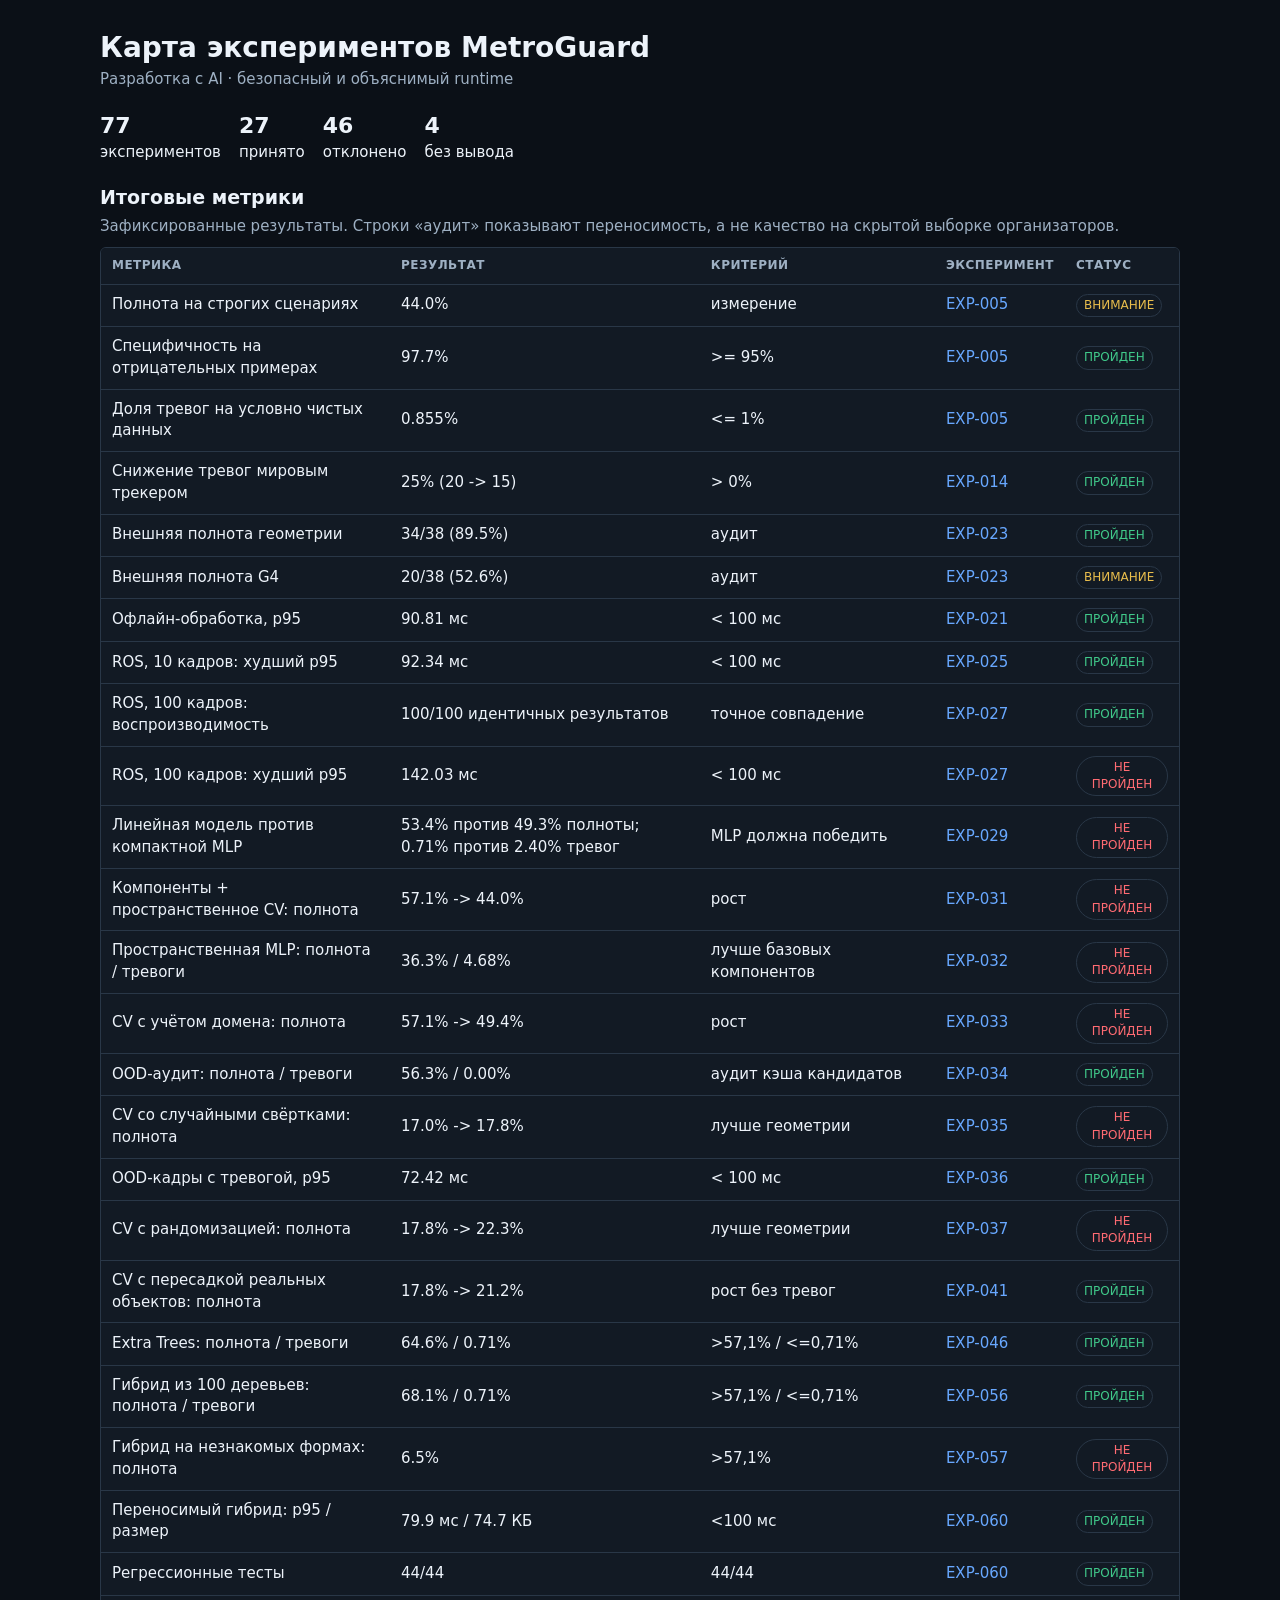
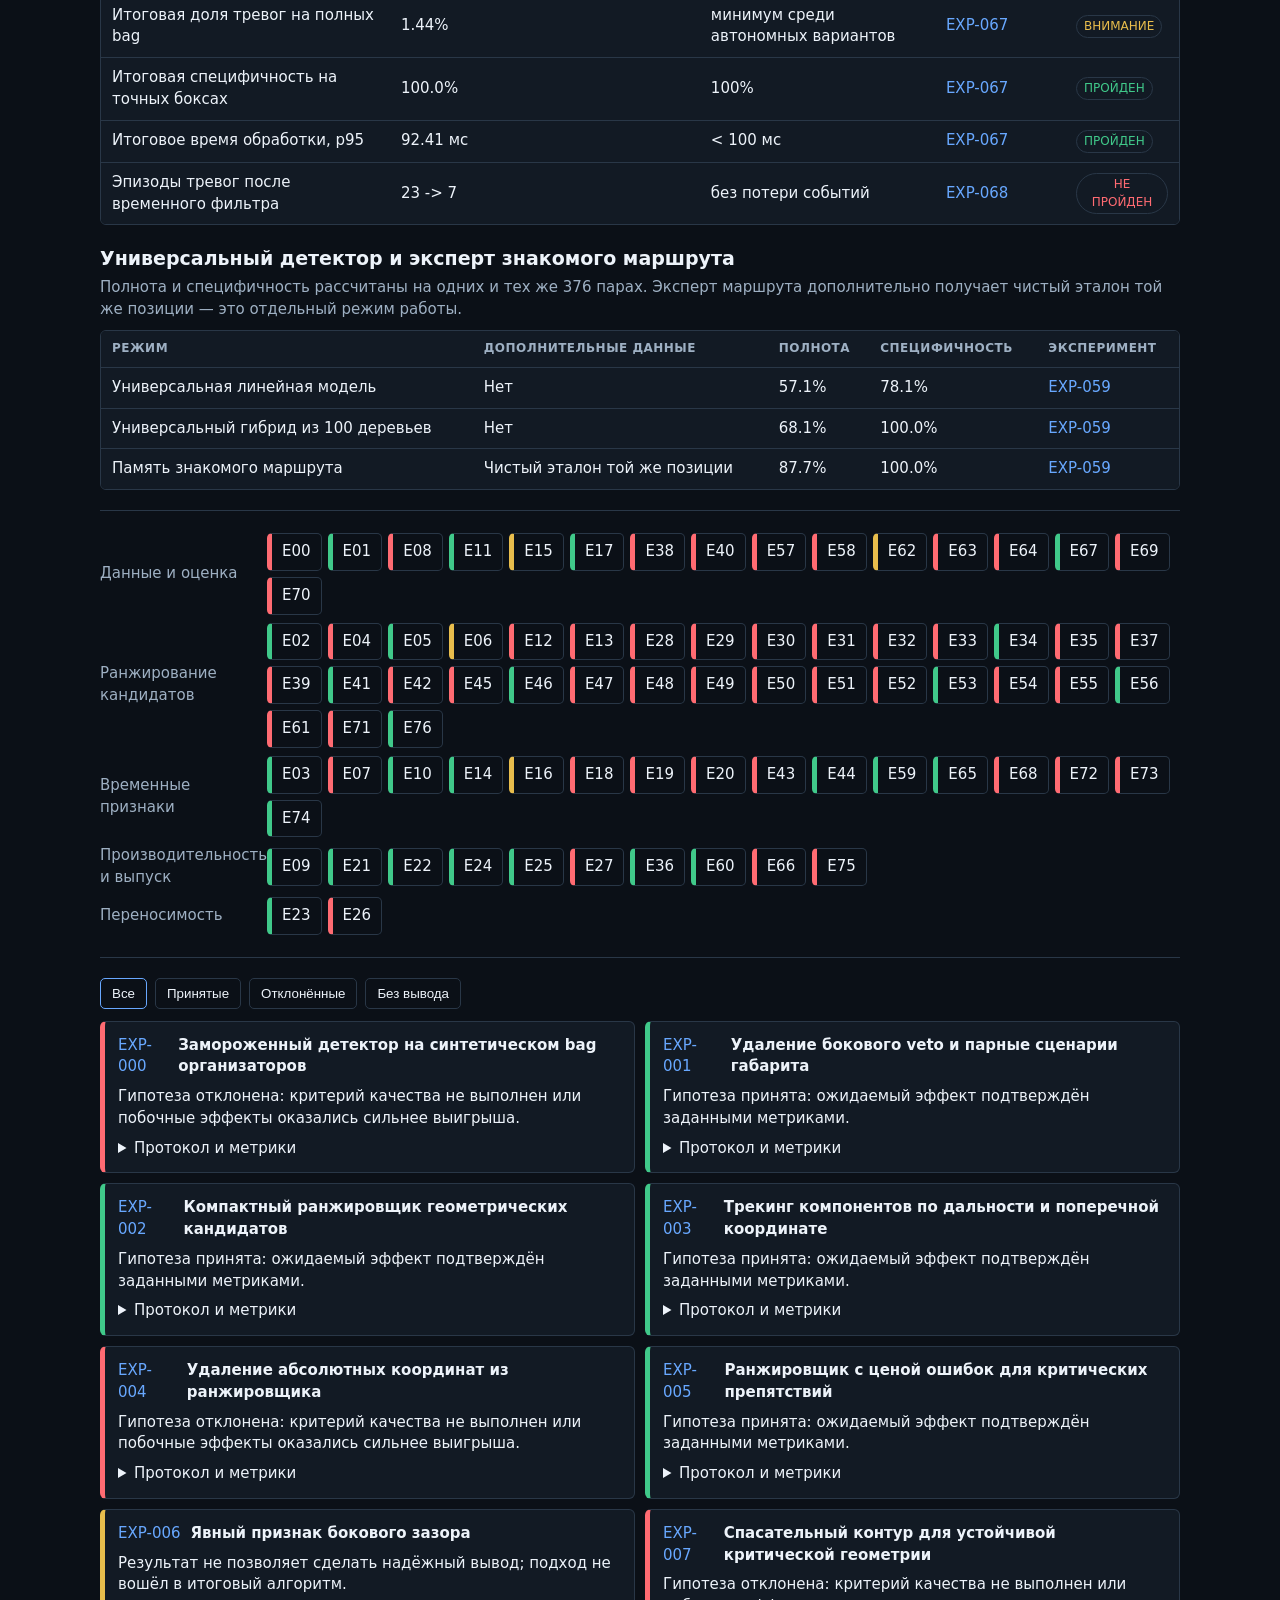
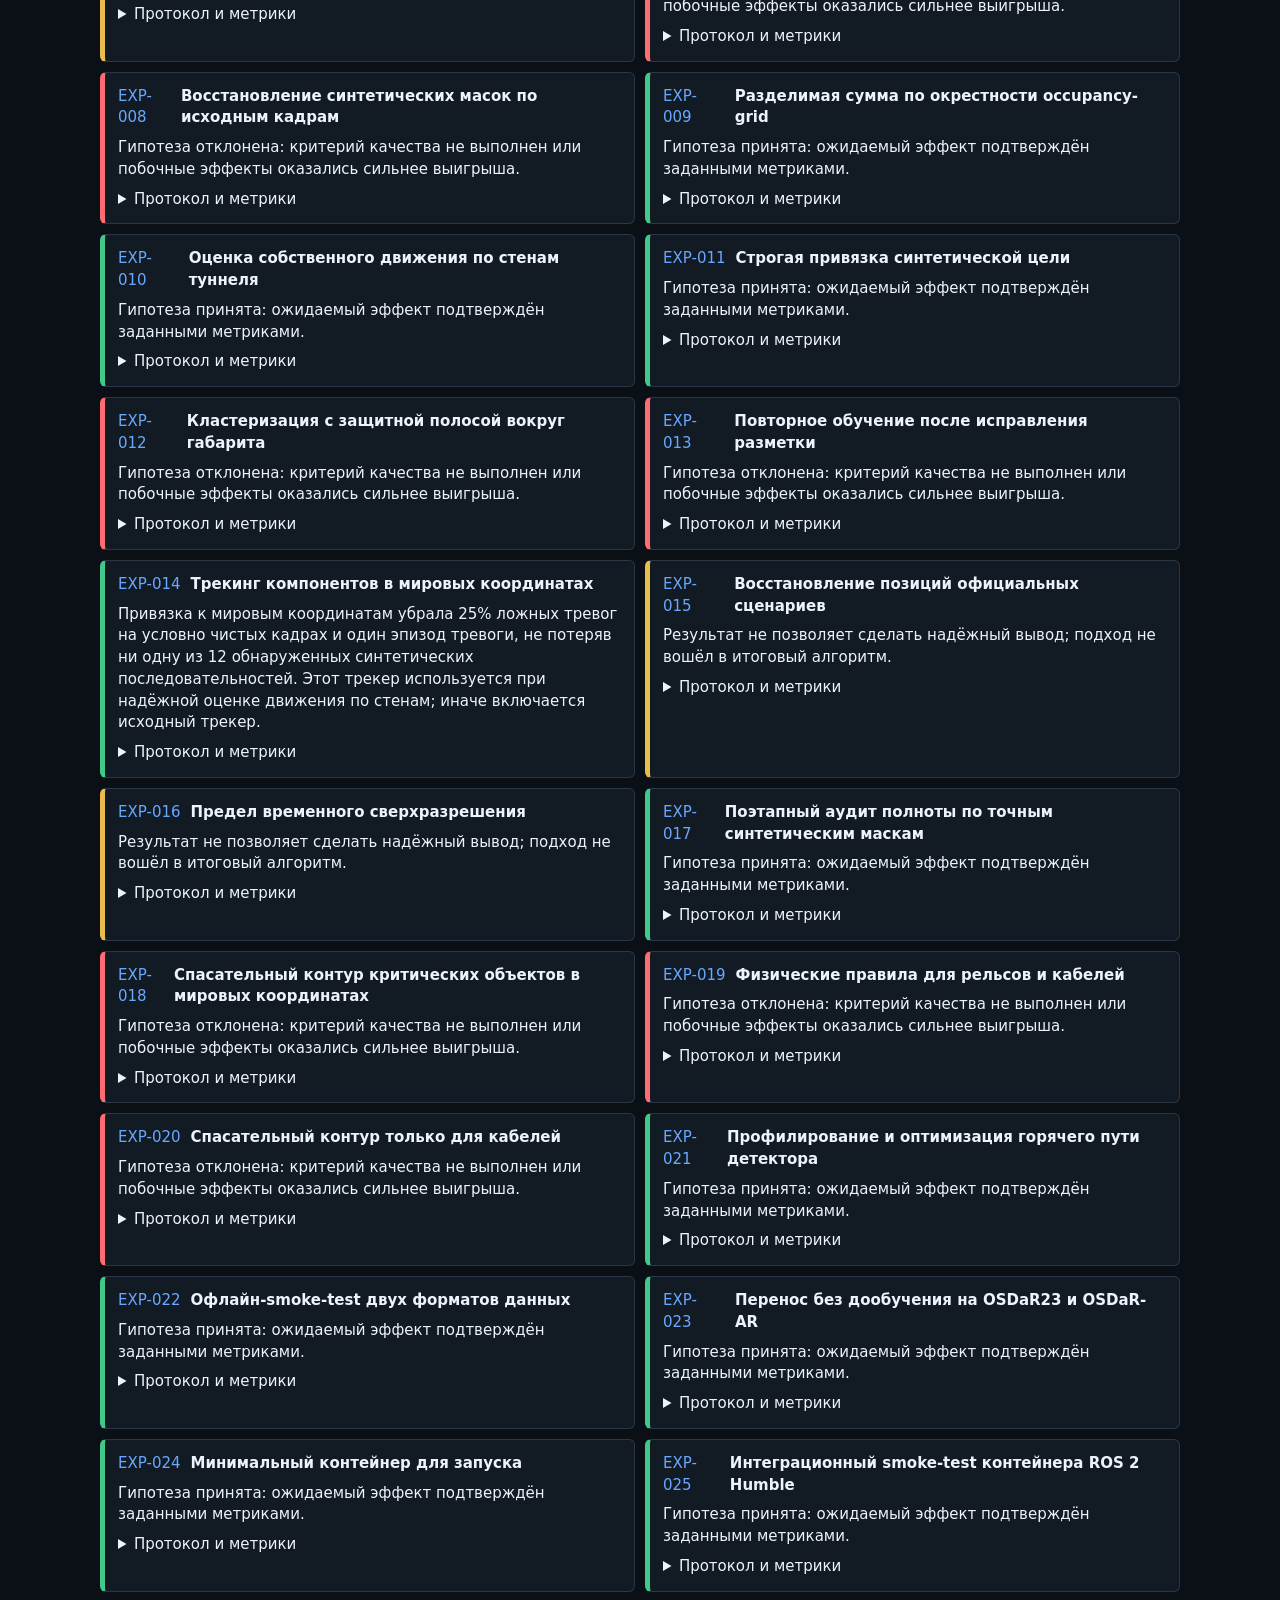
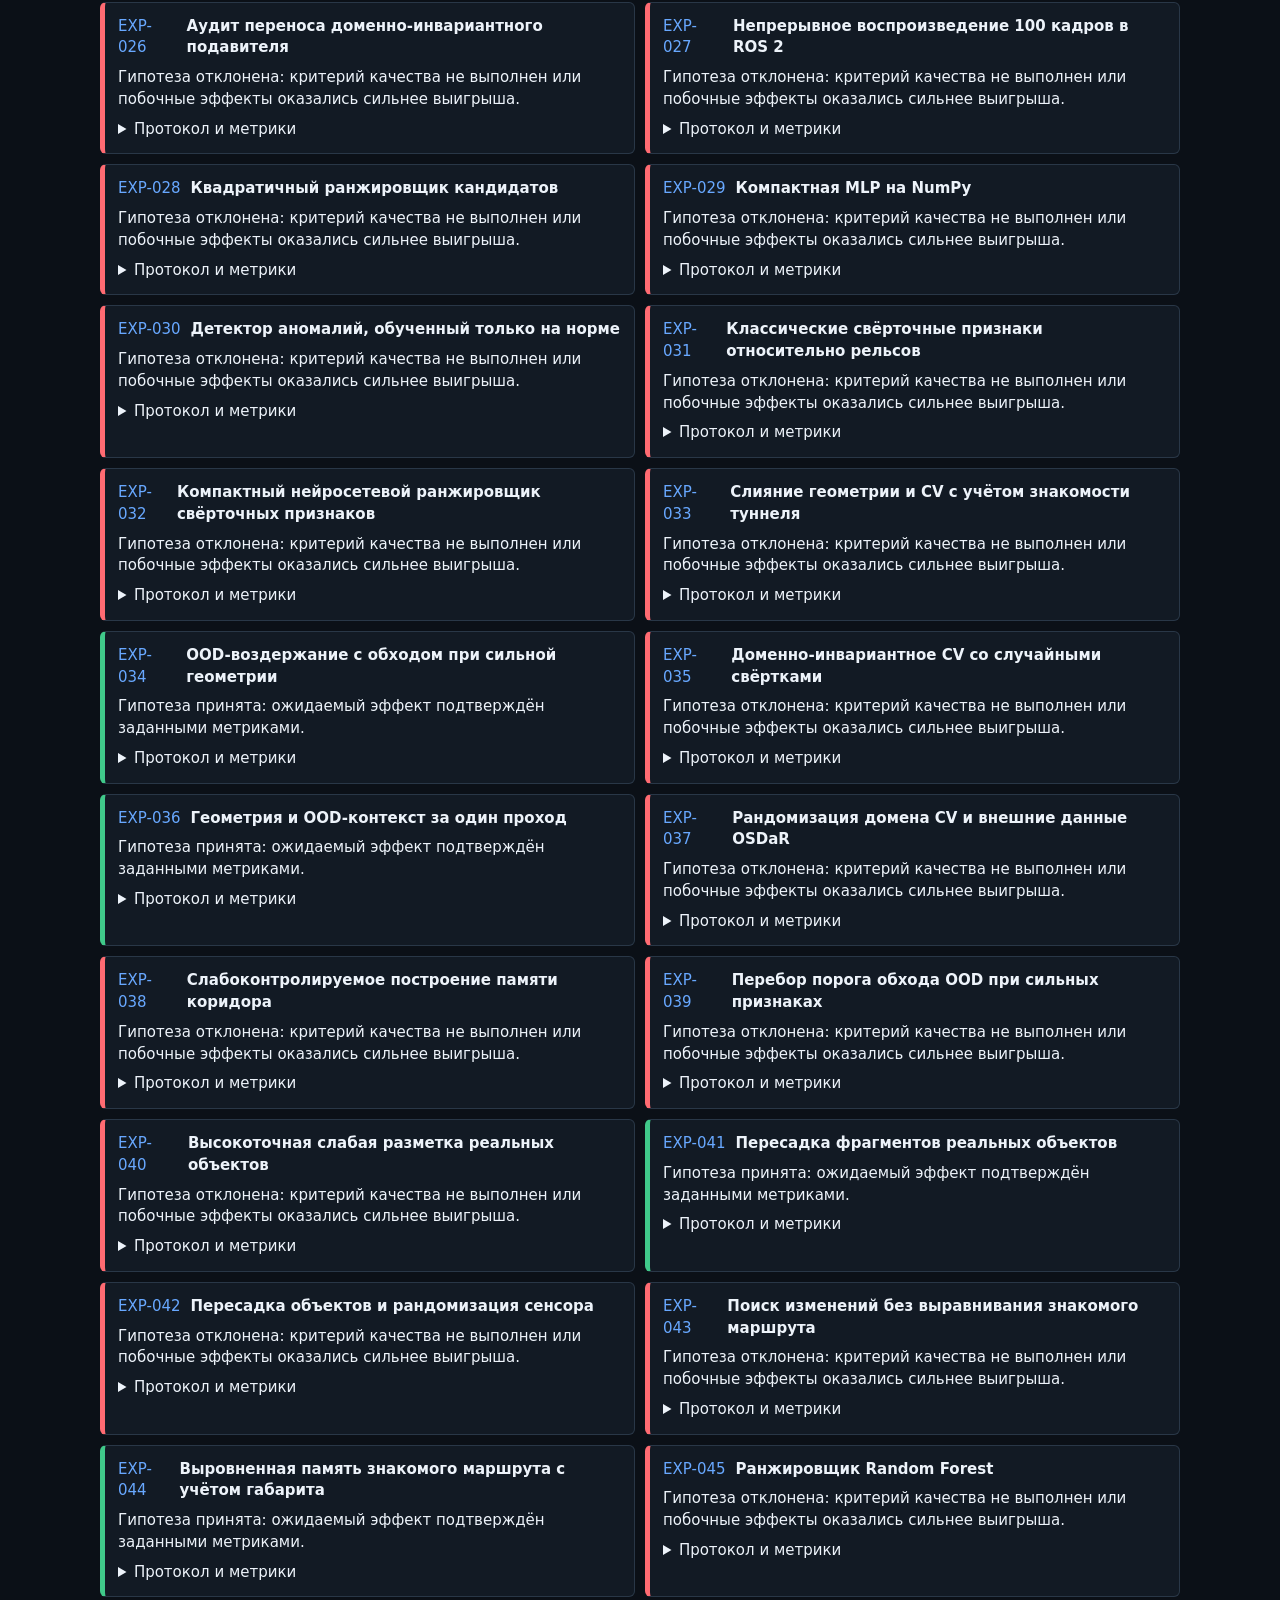
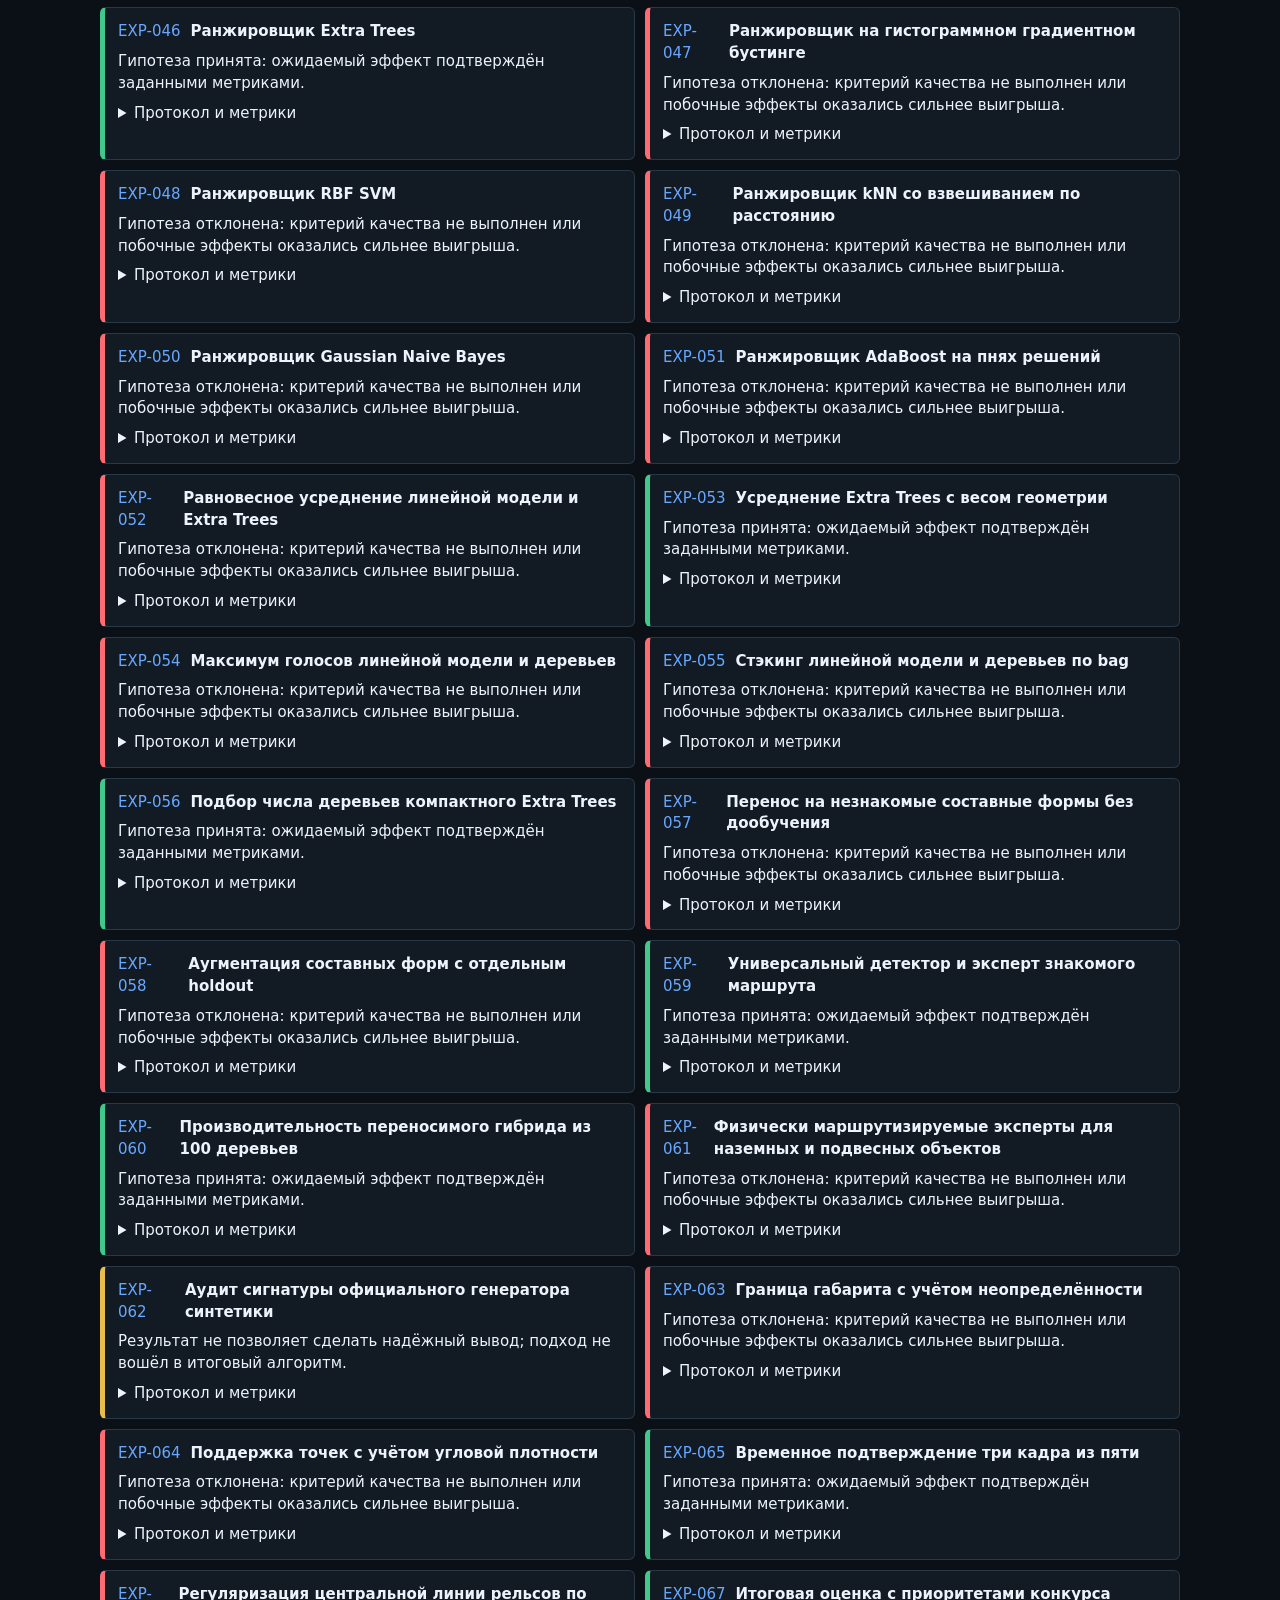
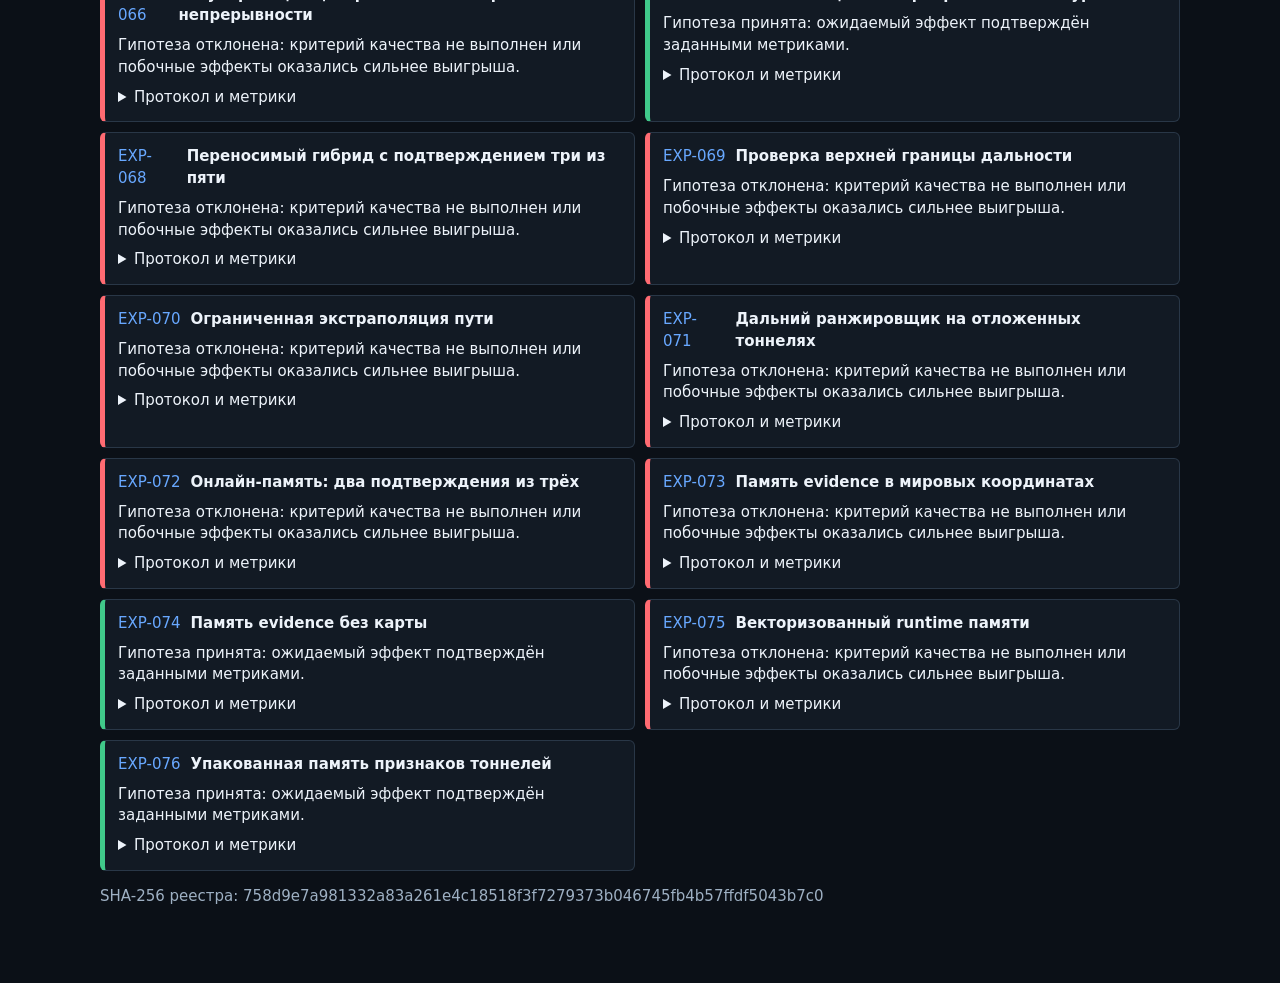
<file: experiments/dashboard.html>
<!doctype html>
<html lang="ru">
<head>
  <meta charset="utf-8">
  <meta name="viewport" content="width=device-width, initial-scale=1">
  <title>MetroGuard — карта экспериментов</title>
  <style>
    :root { color-scheme: dark; --bg:#0b1017; --panel:#121a24; --text:#edf3fa;
      --muted:#9eb0c3; --line:#293747; --green:#40c98a; --red:#ff6b72;
      --yellow:#e8bd4c; --blue:#68a8ff; }
    * { box-sizing:border-box; }
    body { margin:0; background:var(--bg); color:var(--text); font:15px/1.45 system-ui,sans-serif; }
    main { max-width:1120px; margin:auto; padding:28px 20px 60px; }
    h1 { margin:0; font-size:28px; font-weight:650; }
    .subtitle,.hash { color:var(--muted); }
    .stats { display:flex; flex-wrap:wrap; gap:18px; margin:20px 0; }
    .stats b { font-size:22px; display:block; }
    .metric-summary { margin:20px 0; }
    .metric-summary h2 { margin:0 0 4px; font-size:19px; }
    .metric-summary p { margin:0 0 10px; color:var(--muted); }
    .table-scroll { overflow-x:auto; border:1px solid var(--line); border-radius:6px; }
    table { width:100%; border-collapse:collapse; min-width:720px; background:var(--panel); }
    th,td { padding:9px 11px; border-bottom:1px solid var(--line); text-align:left; }
    th { color:var(--muted); font-size:12px; text-transform:uppercase; letter-spacing:.04em; }
    tbody tr:last-child td { border-bottom:0; }
    td:nth-child(2),td:nth-child(3) { font-variant-numeric:tabular-nums; }
    td a { color:var(--blue); text-decoration:none; }
    .metric-status { display:inline-block; min-width:48px; padding:2px 7px; border-radius:999px;
      text-align:center; font-size:12px; text-transform:uppercase; border:1px solid var(--line); }
    .metric-status.pass { color:var(--green); }
    .metric-status.warn { color:var(--yellow); }
    .metric-status.fail { color:var(--red); }
    .map { border-block:1px solid var(--line); padding:14px 0; }
    .lane { display:grid; grid-template-columns:155px 1fr; gap:12px; margin:8px 0; align-items:center; }
    .lane>span { color:var(--muted); }
    .lane>div { display:flex; flex-wrap:wrap; gap:6px; }
    .cell { color:var(--text); text-decoration:none; border:1px solid var(--line);
      border-left-width:5px; padding:7px 10px; border-radius:5px; }
    .accepted { border-left-color:var(--green)!important; }
    .rejected { border-left-color:var(--red)!important; }
    .inconclusive { border-left-color:var(--yellow)!important; }
    nav { display:flex; gap:8px; flex-wrap:wrap; margin:20px 0 12px; }
    button { color:var(--text); background:transparent; border:1px solid var(--line);
      padding:7px 11px; border-radius:5px; cursor:pointer; }
    button[aria-pressed="true"] { border-color:var(--blue); }
    .experiments { display:grid; grid-template-columns:repeat(2,minmax(0,1fr)); gap:10px; }
    .experiment { background:var(--panel); border:1px solid var(--line); border-left-width:5px;
      border-radius:6px; padding:13px; scroll-margin-top:12px; }
    .experiment header { display:flex; gap:10px; align-items:baseline; }
    .experiment header span { color:var(--blue); font-variant-numeric:tabular-nums; }
    .experiment header strong { font-weight:600; }
    .experiment p { margin:8px 0; }
    details { color:var(--muted); }
    summary { cursor:pointer; color:var(--text); }
    dl { display:grid; grid-template-columns:minmax(0,1fr) auto; gap:3px 12px; }
    dt,dd { margin:0; }
    dd { color:var(--text); }
    code { display:block; white-space:pre-wrap; overflow-wrap:anywhere; color:var(--text); }
    .hidden { display:none; }
    @media(max-width:720px) { .experiments { grid-template-columns:1fr; }
      .lane { grid-template-columns:1fr; gap:4px; } }
  </style>
</head>
<body>
<main>
  <h1>Карта экспериментов MetroGuard</h1>
  <div class="subtitle">Разработка с AI · безопасный и объяснимый runtime</div>
  <div class="stats">
    <span><b>77</b>экспериментов</span>
    <span><b>27</b>принято</span>
    <span><b>46</b>отклонено</span>
    <span><b>4</b>без вывода</span>
  </div>
  <section class="metric-summary">
    <h2>Итоговые метрики</h2>
    <p>Зафиксированные результаты. Строки «аудит» показывают переносимость, а не качество на скрытой выборке организаторов.</p>
    <div class="table-scroll"><table>
      <thead><tr><th>Метрика</th><th>Результат</th><th>Критерий</th><th>Эксперимент</th><th>Статус</th></tr></thead>
      <tbody><tr><td>Полнота на строгих сценариях</td><td>44.0%</td><td>измерение</td><td><a href="#EXP-005">EXP-005</a></td><td><span class="metric-status warn">внимание</span></td></tr><tr><td>Специфичность на отрицательных примерах</td><td>97.7%</td><td>&gt;= 95%</td><td><a href="#EXP-005">EXP-005</a></td><td><span class="metric-status pass">пройден</span></td></tr><tr><td>Доля тревог на условно чистых данных</td><td>0.855%</td><td>&lt;= 1%</td><td><a href="#EXP-005">EXP-005</a></td><td><span class="metric-status pass">пройден</span></td></tr><tr><td>Снижение тревог мировым трекером</td><td>25% (20 -&gt; 15)</td><td>&gt; 0%</td><td><a href="#EXP-014">EXP-014</a></td><td><span class="metric-status pass">пройден</span></td></tr><tr><td>Внешняя полнота геометрии</td><td>34/38 (89.5%)</td><td>аудит</td><td><a href="#EXP-023">EXP-023</a></td><td><span class="metric-status pass">пройден</span></td></tr><tr><td>Внешняя полнота G4</td><td>20/38 (52.6%)</td><td>аудит</td><td><a href="#EXP-023">EXP-023</a></td><td><span class="metric-status warn">внимание</span></td></tr><tr><td>Офлайн-обработка, p95</td><td>90.81 мс</td><td>&lt; 100 мс</td><td><a href="#EXP-021">EXP-021</a></td><td><span class="metric-status pass">пройден</span></td></tr><tr><td>ROS, 10 кадров: худший p95</td><td>92.34 мс</td><td>&lt; 100 мс</td><td><a href="#EXP-025">EXP-025</a></td><td><span class="metric-status pass">пройден</span></td></tr><tr><td>ROS, 100 кадров: воспроизводимость</td><td>100/100 идентичных результатов</td><td>точное совпадение</td><td><a href="#EXP-027">EXP-027</a></td><td><span class="metric-status pass">пройден</span></td></tr><tr><td>ROS, 100 кадров: худший p95</td><td>142.03 мс</td><td>&lt; 100 мс</td><td><a href="#EXP-027">EXP-027</a></td><td><span class="metric-status fail">не пройден</span></td></tr><tr><td>Линейная модель против компактной MLP</td><td>53.4% против 49.3% полноты; 0.71% против 2.40% тревог</td><td>MLP должна победить</td><td><a href="#EXP-029">EXP-029</a></td><td><span class="metric-status fail">не пройден</span></td></tr><tr><td>Компоненты + пространственное CV: полнота</td><td>57.1% -&gt; 44.0%</td><td>рост</td><td><a href="#EXP-031">EXP-031</a></td><td><span class="metric-status fail">не пройден</span></td></tr><tr><td>Пространственная MLP: полнота / тревоги</td><td>36.3% / 4.68%</td><td>лучше базовых компонентов</td><td><a href="#EXP-032">EXP-032</a></td><td><span class="metric-status fail">не пройден</span></td></tr><tr><td>CV с учётом домена: полнота</td><td>57.1% -&gt; 49.4%</td><td>рост</td><td><a href="#EXP-033">EXP-033</a></td><td><span class="metric-status fail">не пройден</span></td></tr><tr><td>OOD-аудит: полнота / тревоги</td><td>56.3% / 0.00%</td><td>аудит кэша кандидатов</td><td><a href="#EXP-034">EXP-034</a></td><td><span class="metric-status pass">пройден</span></td></tr><tr><td>CV со случайными свёртками: полнота</td><td>17.0% -&gt; 17.8%</td><td>лучше геометрии</td><td><a href="#EXP-035">EXP-035</a></td><td><span class="metric-status fail">не пройден</span></td></tr><tr><td>OOD-кадры с тревогой, p95</td><td>72.42 мс</td><td>&lt; 100 мс</td><td><a href="#EXP-036">EXP-036</a></td><td><span class="metric-status pass">пройден</span></td></tr><tr><td>CV с рандомизацией: полнота</td><td>17.8% -&gt; 22.3%</td><td>лучше геометрии</td><td><a href="#EXP-037">EXP-037</a></td><td><span class="metric-status fail">не пройден</span></td></tr><tr><td>CV с пересадкой реальных объектов: полнота</td><td>17.8% -&gt; 21.2%</td><td>рост без тревог</td><td><a href="#EXP-041">EXP-041</a></td><td><span class="metric-status pass">пройден</span></td></tr><tr><td>Extra Trees: полнота / тревоги</td><td>64.6% / 0.71%</td><td>&gt;57,1% / &lt;=0,71%</td><td><a href="#EXP-046">EXP-046</a></td><td><span class="metric-status pass">пройден</span></td></tr><tr><td>Гибрид из 100 деревьев: полнота / тревоги</td><td>68.1% / 0.71%</td><td>&gt;57,1% / &lt;=0,71%</td><td><a href="#EXP-056">EXP-056</a></td><td><span class="metric-status pass">пройден</span></td></tr><tr><td>Гибрид на незнакомых формах: полнота</td><td>6.5%</td><td>&gt;57,1%</td><td><a href="#EXP-057">EXP-057</a></td><td><span class="metric-status fail">не пройден</span></td></tr><tr><td>Переносимый гибрид: p95 / размер</td><td>79.9 мс / 74.7 КБ</td><td>&lt;100 мс</td><td><a href="#EXP-060">EXP-060</a></td><td><span class="metric-status pass">пройден</span></td></tr><tr><td>Регрессионные тесты</td><td>44/44</td><td>44/44</td><td><a href="#EXP-060">EXP-060</a></td><td><span class="metric-status pass">пройден</span></td></tr><tr><td>Итоговая доля тревог на полных bag</td><td>1.44%</td><td>минимум среди автономных вариантов</td><td><a href="#EXP-067">EXP-067</a></td><td><span class="metric-status warn">внимание</span></td></tr><tr><td>Итоговая специфичность на точных боксах</td><td>100.0%</td><td>100%</td><td><a href="#EXP-067">EXP-067</a></td><td><span class="metric-status pass">пройден</span></td></tr><tr><td>Итоговое время обработки, p95</td><td>92.41 мс</td><td>&lt; 100 мс</td><td><a href="#EXP-067">EXP-067</a></td><td><span class="metric-status pass">пройден</span></td></tr><tr><td>Эпизоды тревог после временного фильтра</td><td>23 -&gt; 7</td><td>без потери событий</td><td><a href="#EXP-068">EXP-068</a></td><td><span class="metric-status fail">не пройден</span></td></tr></tbody>
    </table></div>
  </section>
  <section class="metric-summary">
    <h2>Универсальный детектор и эксперт знакомого маршрута</h2>
    <p>Полнота и специфичность рассчитаны на одних и тех же 376 парах. Эксперт маршрута дополнительно получает чистый эталон той же позиции — это отдельный режим работы.</p>
    <div class="table-scroll"><table>
      <thead><tr><th>Режим</th><th>Дополнительные данные</th><th>Полнота</th><th>Специфичность</th><th>Эксперимент</th></tr></thead>
      <tbody>
        <tr><td>Универсальная линейная модель</td><td>Нет</td><td>57.1%</td><td>78.1%</td><td><a href="#EXP-059">EXP-059</a></td></tr>
        <tr><td>Универсальный гибрид из 100 деревьев</td><td>Нет</td><td>68.1%</td><td>100.0%</td><td><a href="#EXP-059">EXP-059</a></td></tr>
        <tr><td>Память знакомого маршрута</td><td>Чистый эталон той же позиции</td><td>87.7%</td><td>100.0%</td><td><a href="#EXP-059">EXP-059</a></td></tr>
      </tbody>
    </table></div>
  </section>
  <section class="map"><div class="lane"><span>Данные и оценка</span><div><a class="cell rejected" href="#EXP-000" title="Замороженный детектор на синтетическом bag организаторов">E00</a><a class="cell accepted" href="#EXP-001" title="Удаление бокового veto и парные сценарии габарита">E01</a><a class="cell rejected" href="#EXP-008" title="Восстановление синтетических масок по исходным кадрам">E08</a><a class="cell accepted" href="#EXP-011" title="Строгая привязка синтетической цели">E11</a><a class="cell inconclusive" href="#EXP-015" title="Восстановление позиций официальных сценариев">E15</a><a class="cell accepted" href="#EXP-017" title="Поэтапный аудит полноты по точным синтетическим маскам">E17</a><a class="cell rejected" href="#EXP-038" title="Слабоконтролируемое построение памяти коридора">E38</a><a class="cell rejected" href="#EXP-040" title="Высокоточная слабая разметка реальных объектов">E40</a><a class="cell rejected" href="#EXP-057" title="Перенос на незнакомые составные формы без дообучения">E57</a><a class="cell rejected" href="#EXP-058" title="Аугментация составных форм с отдельным holdout">E58</a><a class="cell inconclusive" href="#EXP-062" title="Аудит сигнатуры официального генератора синтетики">E62</a><a class="cell rejected" href="#EXP-063" title="Граница габарита с учётом неопределённости">E63</a><a class="cell rejected" href="#EXP-064" title="Поддержка точек с учётом угловой плотности">E64</a><a class="cell accepted" href="#EXP-067" title="Итоговая оценка с приоритетами конкурса">E67</a><a class="cell rejected" href="#EXP-069" title="Проверка верхней границы дальности">E69</a><a class="cell rejected" href="#EXP-070" title="Ограниченная экстраполяция пути">E70</a></div></div><div class="lane"><span>Ранжирование кандидатов</span><div><a class="cell accepted" href="#EXP-002" title="Компактный ранжировщик геометрических кандидатов">E02</a><a class="cell rejected" href="#EXP-004" title="Удаление абсолютных координат из ранжировщика">E04</a><a class="cell accepted" href="#EXP-005" title="Ранжировщик с ценой ошибок для критических препятствий">E05</a><a class="cell inconclusive" href="#EXP-006" title="Явный признак бокового зазора">E06</a><a class="cell rejected" href="#EXP-012" title="Кластеризация с защитной полосой вокруг габарита">E12</a><a class="cell rejected" href="#EXP-013" title="Повторное обучение после исправления разметки">E13</a><a class="cell rejected" href="#EXP-028" title="Квадратичный ранжировщик кандидатов">E28</a><a class="cell rejected" href="#EXP-029" title="Компактная MLP на NumPy">E29</a><a class="cell rejected" href="#EXP-030" title="Детектор аномалий, обученный только на норме">E30</a><a class="cell rejected" href="#EXP-031" title="Классические свёрточные признаки относительно рельсов">E31</a><a class="cell rejected" href="#EXP-032" title="Компактный нейросетевой ранжировщик свёрточных признаков">E32</a><a class="cell rejected" href="#EXP-033" title="Слияние геометрии и CV с учётом знакомости туннеля">E33</a><a class="cell accepted" href="#EXP-034" title="OOD-воздержание с обходом при сильной геометрии">E34</a><a class="cell rejected" href="#EXP-035" title="Доменно-инвариантное CV со случайными свёртками">E35</a><a class="cell rejected" href="#EXP-037" title="Рандомизация домена CV и внешние данные OSDaR">E37</a><a class="cell rejected" href="#EXP-039" title="Перебор порога обхода OOD при сильных признаках">E39</a><a class="cell accepted" href="#EXP-041" title="Пересадка фрагментов реальных объектов">E41</a><a class="cell rejected" href="#EXP-042" title="Пересадка объектов и рандомизация сенсора">E42</a><a class="cell rejected" href="#EXP-045" title="Ранжировщик Random Forest">E45</a><a class="cell accepted" href="#EXP-046" title="Ранжировщик Extra Trees">E46</a><a class="cell rejected" href="#EXP-047" title="Ранжировщик на гистограммном градиентном бустинге">E47</a><a class="cell rejected" href="#EXP-048" title="Ранжировщик RBF SVM">E48</a><a class="cell rejected" href="#EXP-049" title="Ранжировщик kNN со взвешиванием по расстоянию">E49</a><a class="cell rejected" href="#EXP-050" title="Ранжировщик Gaussian Naive Bayes">E50</a><a class="cell rejected" href="#EXP-051" title="Ранжировщик AdaBoost на пнях решений">E51</a><a class="cell rejected" href="#EXP-052" title="Равновесное усреднение линейной модели и Extra Trees">E52</a><a class="cell accepted" href="#EXP-053" title="Усреднение Extra Trees с весом геометрии">E53</a><a class="cell rejected" href="#EXP-054" title="Максимум голосов линейной модели и деревьев">E54</a><a class="cell rejected" href="#EXP-055" title="Стэкинг линейной модели и деревьев по bag">E55</a><a class="cell accepted" href="#EXP-056" title="Подбор числа деревьев компактного Extra Trees">E56</a><a class="cell rejected" href="#EXP-061" title="Физически маршрутизируемые эксперты для наземных и подвесных объектов">E61</a><a class="cell rejected" href="#EXP-071" title="Дальний ранжировщик на отложенных тоннелях">E71</a><a class="cell accepted" href="#EXP-076" title="Упакованная память признаков тоннелей">E76</a></div></div><div class="lane"><span>Временные признаки</span><div><a class="cell accepted" href="#EXP-003" title="Трекинг компонентов по дальности и поперечной координате">E03</a><a class="cell rejected" href="#EXP-007" title="Спасательный контур для устойчивой критической геометрии">E07</a><a class="cell accepted" href="#EXP-010" title="Оценка собственного движения по стенам туннеля">E10</a><a class="cell accepted" href="#EXP-014" title="Трекинг компонентов в мировых координатах">E14</a><a class="cell inconclusive" href="#EXP-016" title="Предел временного сверхразрешения">E16</a><a class="cell rejected" href="#EXP-018" title="Спасательный контур критических объектов в мировых координатах">E18</a><a class="cell rejected" href="#EXP-019" title="Физические правила для рельсов и кабелей">E19</a><a class="cell rejected" href="#EXP-020" title="Спасательный контур только для кабелей">E20</a><a class="cell rejected" href="#EXP-043" title="Поиск изменений без выравнивания знакомого маршрута">E43</a><a class="cell accepted" href="#EXP-044" title="Выровненная память знакомого маршрута с учётом габарита">E44</a><a class="cell accepted" href="#EXP-059" title="Универсальный детектор и эксперт знакомого маршрута">E59</a><a class="cell accepted" href="#EXP-065" title="Временное подтверждение три кадра из пяти">E65</a><a class="cell rejected" href="#EXP-068" title="Переносимый гибрид с подтверждением три из пяти">E68</a><a class="cell rejected" href="#EXP-072" title="Онлайн-память: два подтверждения из трёх">E72</a><a class="cell rejected" href="#EXP-073" title="Память evidence в мировых координатах">E73</a><a class="cell accepted" href="#EXP-074" title="Память evidence без карты">E74</a></div></div><div class="lane"><span>Производительность и выпуск</span><div><a class="cell accepted" href="#EXP-009" title="Разделимая сумма по окрестности occupancy-grid">E09</a><a class="cell accepted" href="#EXP-021" title="Профилирование и оптимизация горячего пути детектора">E21</a><a class="cell accepted" href="#EXP-022" title="Офлайн-smoke-test двух форматов данных">E22</a><a class="cell accepted" href="#EXP-024" title="Минимальный контейнер для запуска">E24</a><a class="cell accepted" href="#EXP-025" title="Интеграционный smoke-test контейнера ROS 2 Humble">E25</a><a class="cell rejected" href="#EXP-027" title="Непрерывное воспроизведение 100 кадров в ROS 2">E27</a><a class="cell accepted" href="#EXP-036" title="Геометрия и OOD-контекст за один проход">E36</a><a class="cell accepted" href="#EXP-060" title="Производительность переносимого гибрида из 100 деревьев">E60</a><a class="cell rejected" href="#EXP-066" title="Регуляризация центральной линии рельсов по непрерывности">E66</a><a class="cell rejected" href="#EXP-075" title="Векторизованный runtime памяти">E75</a></div></div><div class="lane"><span>Переносимость</span><div><a class="cell accepted" href="#EXP-023" title="Перенос без дообучения на OSDaR23 и OSDaR-AR">E23</a><a class="cell rejected" href="#EXP-026" title="Аудит переноса доменно-инвариантного подавителя">E26</a></div></div></section>
  <nav aria-label="Фильтр по решению">
    <button type="button" data-filter="all" aria-pressed="true">Все</button>
    <button type="button" data-filter="accepted" aria-pressed="false">Принятые</button>
    <button type="button" data-filter="rejected" aria-pressed="false">Отклонённые</button>
    <button type="button" data-filter="inconclusive" aria-pressed="false">Без вывода</button>
  </nav>
  <section class="experiments">
      <article class="experiment rejected" data-decision="rejected" id="EXP-000">
        <header><span>EXP-000</span><strong>Замороженный детектор на синтетическом bag организаторов</strong></header>
        <p>Гипотеза отклонена: критерий качества не выполнен или побочные эффекты оказались сильнее выигрыша.</p>
        <details>
          <summary>Протокол и метрики</summary>
          <p><b>Источники:</b> 1; точный список зафиксирован в реестре.</p>
          <p><b>Разбиение:</b> соседние кадры и производные одного фона не пересекают обучение, валидацию и тест.</p>
          <p><b>Проверка утечки:</b> зафиксирована в машиночитаемом реестре экспериментов.</p>
          <dl><dt title="frames">Кадры</dt><dd>1510</dd><dt title="geometry_obstacle_frames">Показатель 2</dt><dd>1116</dd><dt title="geometry_unknown_frames">Показатель 3</dt><dd>313</dd><dt title="geometry_clear_frames">Показатель 4</dt><dd>81</dd><dt title="geometry_episodes">Показатель 5</dt><dd>215</dd><dt title="hybrid_obstacle_frames">Показатель 6</dt><dd>59</dd><dt title="hybrid_unknown_frames">Показатель 7</dt><dd>1370</dd><dt title="hybrid_clear_frames">Показатель 8</dt><dd>81</dd><dt title="hybrid_episodes">Показатель 9</dt><dd>44</dd><dt title="latency_p50_ms">Показатель 10</dt><dd>140.9</dd><dt title="latency_p95_ms">Полная задержка, p95, мс</dt><dd>284.1</dd></dl>
          <p><b>Команда воспроизведения:</b></p><code>.venv-lidar/bin/python -m lidar_geometry.evaluate_official_bag external_data/hackathon/synthetic_official/data/cloud_with_fake_obj/cloud_with_fake_obj_0.db3 --output lidar_geometry/artifacts/official_synthetic_frozen.json</code>
        </details>
      </article>
      <article class="experiment accepted" data-decision="accepted" id="EXP-001">
        <header><span>EXP-001</span><strong>Удаление бокового veto и парные сценарии габарита</strong></header>
        <p>Гипотеза принята: ожидаемый эффект подтверждён заданными метриками.</p>
        <details>
          <summary>Протокол и метрики</summary>
          <p><b>Источники:</b> 5; точный список зафиксирован в реестре.</p>
          <p><b>Разбиение:</b> соседние кадры и производные одного фона не пересекают обучение, валидацию и тест.</p>
          <p><b>Проверка утечки:</b> зафиксирована в машиночитаемом реестре экспериментов.</p>
          <dl><dt title="positive_correct_g0_20m">Показатель 1</dt><dd>0.339</dd><dt title="positive_correct_g1_20m">Показатель 2</dt><dd>0.679</dd><dt title="positive_correct_g0_40m">Показатель 3</dt><dd>0.212</dd><dt title="positive_correct_g1_40m">Показатель 4</dt><dd>0.561</dd><dt title="positive_correct_g0_60m">Показатель 5</dt><dd>0.261</dd><dt title="positive_correct_g1_60m">Показатель 6</dt><dd>0.609</dd><dt title="negative_correct_g0_20m">Показатель 7</dt><dd>0.9</dd><dt title="negative_correct_g1_20m">Показатель 8</dt><dd>0.833</dd><dt title="negative_correct_g1_40m">Показатель 9</dt><dd>1</dd><dt title="negative_correct_g1_60m">Показатель 10</dt><dd>1</dd><dt title="assumed_normal_alarm_rate_g0">Показатель 11</dt><dd>0.521</dd><dt title="assumed_normal_alarm_rate_g1">Показатель 12</dt><dd>0.547</dd><dt title="latency_p50_ms">Показатель 13</dt><dd>81.48</dd><dt title="latency_p95_ms">Полная задержка, p95, мс</dt><dd>113.6</dd></dl>
          <p><b>Команда воспроизведения:</b></p><code>.venv-lidar/bin/python -m lidar_geometry.scenario_benchmark external_data/hackathon/for_hackathon --every 50 --frames-per-bag 2 --distances 20 40 60 --output lidar_geometry/artifacts/scenario_benchmark_g1.json</code>
        </details>
      </article>
      <article class="experiment accepted" data-decision="accepted" id="EXP-002">
        <header><span>EXP-002</span><strong>Компактный ранжировщик геометрических кандидатов</strong></header>
        <p>Гипотеза принята: ожидаемый эффект подтверждён заданными метриками.</p>
        <details>
          <summary>Протокол и метрики</summary>
          <p><b>Источники:</b> 2; точный список зафиксирован в реестре.</p>
          <p><b>Разбиение:</b> соседние кадры и производные одного фона не пересекают обучение, валидацию и тест.</p>
          <p><b>Проверка утечки:</b> зафиксирована в машиночитаемом реестре экспериментов.</p>
          <dl><dt title="held_out_real_frame_fpr_min">Показатель 1</dt><dd>0</dd><dt title="held_out_real_frame_fpr_max">Показатель 2</dt><dd>0.0357</dd><dt title="scenario_recall_at_0_90">Показатель 3</dt><dd>0.3929</dd><dt title="scenario_negative_specificity_at_0_90">Показатель 4</dt><dd>0.9647</dd><dt title="assumed_normal_alarm_rate_at_0_90">Показатель 5</dt><dd>0.00855</dd></dl>
          <p><b>Команда воспроизведения:</b></p><code>.venv-lidar/bin/python -m lidar_geometry.train_risk_model external_data/hackathon/for_hackathon --every 20 --synthetic-every 100 --cache lidar_geometry/artifacts/risk_training_cache_v2.npz --model lidar_geometry/models/risk_model_g2.json --report lidar_geometry/artifacts/risk_model_audit_g2.json</code>
        </details>
      </article>
      <article class="experiment accepted" data-decision="accepted" id="EXP-003">
        <header><span>EXP-003</span><strong>Трекинг компонентов по дальности и поперечной координате</strong></header>
        <p>Гипотеза принята: ожидаемый эффект подтверждён заданными метриками.</p>
        <details>
          <summary>Протокол и метрики</summary>
          <p><b>Источники:</b> 2; точный список зафиксирован в реестре.</p>
          <p><b>Разбиение:</b> соседние кадры и производные одного фона не пересекают обучение, валидацию и тест.</p>
          <p><b>Проверка утечки:</b> зафиксирована в машиночитаемом реестре экспериментов.</p>
          <dl><dt title="real_frames">Показатель 1</dt><dd>1145</dd><dt title="raw_alarm_frames">Показатель 2</dt><dd>120</dd><dt title="tracked_alarm_frames">Показатель 3</dt><dd>48</dd><dt title="raw_episodes">Показатель 4</dt><dd>85</dd><dt title="tracked_episodes">Показатель 5</dt><dd>27</dd><dt title="synthetic_sequences_detected">Показатель 6</dt><dd>13</dd><dt title="synthetic_sequences_total">Показатель 7</dt><dd>21</dd><dt title="latency_p50_ms">Показатель 8</dt><dd>97.33</dd><dt title="latency_p95_ms">Полная задержка, p95, мс</dt><dd>115.8</dd></dl>
          <p><b>Команда воспроизведения:</b></p><code>.venv-lidar/bin/python -m lidar_geometry.evaluate_tracker external_data/hackathon/for_hackathon lidar_geometry/models/risk_model_g2.json --threshold 0.8 --every 2 --synthetic-frames 12 --output lidar_geometry/artifacts/component_tracker_evaluation_t080.json</code>
        </details>
      </article>
      <article class="experiment rejected" data-decision="rejected" id="EXP-004">
        <header><span>EXP-004</span><strong>Удаление абсолютных координат из ранжировщика</strong></header>
        <p>Гипотеза отклонена: критерий качества не выполнен или побочные эффекты оказались сильнее выигрыша.</p>
        <details>
          <summary>Протокол и метрики</summary>
          <p><b>Источники:</b> 2; точный список зафиксирован в реестре.</p>
          <p><b>Разбиение:</b> соседние кадры и производные одного фона не пересекают обучение, валидацию и тест.</p>
          <p><b>Проверка утечки:</b> зафиксирована в машиночитаемом реестре экспериментов.</p>
          <dl><dt title="scenario_recall_at_0_80">Показатель 1</dt><dd>0.4464</dd><dt title="scenario_negative_specificity_at_0_80">Показатель 2</dt><dd>0.9529</dd><dt title="assumed_normal_alarm_rate_at_0_80">Показатель 3</dt><dd>0.0513</dd></dl>
          <p><b>Команда воспроизведения:</b></p><code>.venv-lidar/bin/python -m lidar_geometry.train_risk_model external_data/hackathon/for_hackathon --invariant --cache lidar_geometry/artifacts/risk_training_cache_v2.npz --model lidar_geometry/models/risk_model_g3_invariant.json --report lidar_geometry/artifacts/risk_model_audit_g3_invariant.json</code>
        </details>
      </article>
      <article class="experiment accepted" data-decision="accepted" id="EXP-005">
        <header><span>EXP-005</span><strong>Ранжировщик с ценой ошибок для критических препятствий</strong></header>
        <p>Гипотеза принята: ожидаемый эффект подтверждён заданными метриками.</p>
        <details>
          <summary>Протокол и метрики</summary>
          <p><b>Источники:</b> 3; точный список зафиксирован в реестре.</p>
          <p><b>Разбиение:</b> соседние кадры и производные одного фона не пересекают обучение, валидацию и тест.</p>
          <p><b>Проверка утечки:</b> зафиксирована в машиночитаемом реестре экспериментов.</p>
          <dl><dt title="scenario_recall_strict">Показатель 1</dt><dd>0.4405</dd><dt title="scenario_negative_specificity_strict">Показатель 2</dt><dd>0.9765</dd><dt title="assumed_normal_alarm_rate_strict">Показатель 3</dt><dd>0.00855</dd><dt title="official_hybrid_frames">Показатель 4</dt><dd>81</dd><dt title="official_tracked_frames">Показатель 5</dt><dd>38</dd><dt title="official_hybrid_episodes">Показатель 6</dt><dd>38</dd><dt title="official_tracked_episodes">Показатель 7</dt><dd>18</dd><dt title="latency_p50_ms">Показатель 8</dt><dd>96.1</dd><dt title="latency_p95_ms">Полная задержка, p95, мс</dt><dd>120.1</dd></dl>
          <p><b>Команда воспроизведения:</b></p><code>.venv-lidar/bin/python -m lidar_geometry.train_risk_model external_data/hackathon/for_hackathon --critical-weight 4 --cache lidar_geometry/artifacts/risk_training_cache_v2.npz --model lidar_geometry/models/risk_model_g4_cost_sensitive.json --report lidar_geometry/artifacts/risk_model_audit_g4_cost_sensitive.json</code>
        </details>
      </article>
      <article class="experiment inconclusive" data-decision="inconclusive" id="EXP-006">
        <header><span>EXP-006</span><strong>Явный признак бокового зазора</strong></header>
        <p>Результат не позволяет сделать надёжный вывод; подход не вошёл в итоговый алгоритм.</p>
        <details>
          <summary>Протокол и метрики</summary>
          <p><b>Источники:</b> 2; точный список зафиксирован в реестре.</p>
          <p><b>Разбиение:</b> соседние кадры и производные одного фона не пересекают обучение, валидацию и тест.</p>
          <p><b>Проверка утечки:</b> зафиксирована в машиночитаемом реестре экспериментов.</p>
          <dl><dt title="scenario_recall_strict">Показатель 1</dt><dd>0.4405</dd><dt title="scenario_negative_specificity_strict">Показатель 2</dt><dd>0.9765</dd><dt title="assumed_normal_alarm_rate_strict">Показатель 3</dt><dd>0.00855</dd><dt title="scenario_recall_at_0_80">Показатель 4</dt><dd>0.5655</dd><dt title="assumed_normal_alarm_rate_at_0_80">Показатель 5</dt><dd>0.1026</dd></dl>
          <p><b>Команда воспроизведения:</b></p><code>.venv-lidar/bin/python -m lidar_geometry.train_risk_model external_data/hackathon/for_hackathon --critical-weight 4 --cache lidar_geometry/artifacts/risk_training_cache_v2.npz --model lidar_geometry/models/risk_model_g5_clearance.json --report lidar_geometry/artifacts/risk_model_audit_g5_clearance.json</code>
        </details>
      </article>
      <article class="experiment rejected" data-decision="rejected" id="EXP-007">
        <header><span>EXP-007</span><strong>Спасательный контур для устойчивой критической геометрии</strong></header>
        <p>Гипотеза отклонена: критерий качества не выполнен или побочные эффекты оказались сильнее выигрыша.</p>
        <details>
          <summary>Протокол и метрики</summary>
          <p><b>Источники:</b> 2; точный список зафиксирован в реестре.</p>
          <p><b>Разбиение:</b> соседние кадры и производные одного фона не пересекают обучение, валидацию и тест.</p>
          <p><b>Проверка утечки:</b> зафиксирована в машиночитаемом реестре экспериментов.</p>
          <dl><dt title="baseline_real_alarm_frames">Показатель 1</dt><dd>48</dd><dt title="candidate_real_alarm_frames">Показатель 2</dt><dd>535</dd><dt title="baseline_real_alarm_episodes">Показатель 3</dt><dd>27</dd><dt title="candidate_real_alarm_episodes">Показатель 4</dt><dd>193</dd><dt title="real_frames">Показатель 5</dt><dd>1145</dd><dt title="baseline_synthetic_sequences_detected">Показатель 6</dt><dd>13</dd><dt title="candidate_synthetic_sequences_detected">Показатель 7</dt><dd>18</dd><dt title="synthetic_sequences_total">Показатель 8</dt><dd>21</dd><dt title="latency_p50_ms">Показатель 9</dt><dd>101.2</dd><dt title="latency_p95_ms">Полная задержка, p95, мс</dt><dd>153.7</dd></dl>
          <p><b>Команда воспроизведения:</b></p><code>.venv-lidar/bin/python -m lidar_geometry.evaluate_evidence_fusion external_data/hackathon/for_hackathon lidar_geometry/models/risk_model_g4_cost_sensitive.json --every 2 --synthetic-frames 12 --output lidar_geometry/artifacts/evidence_fusion_g6.json</code>
        </details>
      </article>
      <article class="experiment rejected" data-decision="rejected" id="EXP-008">
        <header><span>EXP-008</span><strong>Восстановление синтетических масок по исходным кадрам</strong></header>
        <p>Гипотеза отклонена: критерий качества не выполнен или побочные эффекты оказались сильнее выигрыша.</p>
        <details>
          <summary>Протокол и метрики</summary>
          <p><b>Источники:</b> 2; точный список зафиксирован в реестре.</p>
          <p><b>Разбиение:</b> соседние кадры и производные одного фона не пересекают обучение, валидацию и тест.</p>
          <p><b>Проверка утечки:</b> зафиксирована в машиночитаемом реестре экспериментов.</p>
          <dl><dt title="official_valid_points">Показатель 1</dt><dd>307131</dd><dt title="exact_shared_xyz_points">Показатель 2</dt><dd>4</dd><dt title="exact_overlap_fraction">Показатель 3</dt><dd>1.3e-05</dd></dl>
          <p><b>Команда воспроизведения:</b></p><code>Compare robust frame fingerprints, then intersect exact float32 XYZ hashes for official frame 150 and its nearest organizer candidate.</code>
        </details>
      </article>
      <article class="experiment accepted" data-decision="accepted" id="EXP-009">
        <header><span>EXP-009</span><strong>Разделимая сумма по окрестности occupancy-grid</strong></header>
        <p>Гипотеза принята: ожидаемый эффект подтверждён заданными метриками.</p>
        <details>
          <summary>Протокол и метрики</summary>
          <p><b>Источники:</b> 1; точный список зафиксирован в реестре.</p>
          <p><b>Разбиение:</b> соседние кадры и производные одного фона не пересекают обучение, валидацию и тест.</p>
          <p><b>Проверка утечки:</b> зафиксирована в машиночитаемом реестре экспериментов.</p>
          <dl><dt title="direct_median_ms">Показатель 1</dt><dd>90.94</dd><dt title="separable_median_ms">Показатель 2</dt><dd>88.23</dd><dt title="unit_tests">Показатель 3</dt><dd>20</dd><dt title="p95_10hz_gate_passed">Показатель 4</dt><dd>False</dd></dl>
          <p><b>Команда воспроизведения:</b></p><code>.venv-lidar/bin/python -m unittest discover -s lidar_geometry -p &#x27;test_*.py&#x27; &amp;&amp; paired direct/separable timing on the same 30 decoded clouds</code>
        </details>
      </article>
      <article class="experiment accepted" data-decision="accepted" id="EXP-010">
        <header><span>EXP-010</span><strong>Оценка собственного движения по стенам туннеля</strong></header>
        <p>Гипотеза принята: ожидаемый эффект подтверждён заданными метриками.</p>
        <details>
          <summary>Протокол и метрики</summary>
          <p><b>Источники:</b> 1; точный список зафиксирован в реестре.</p>
          <p><b>Разбиение:</b> соседние кадры и производные одного фона не пересекают обучение, валидацию и тест.</p>
          <p><b>Проверка утечки:</b> зафиксирована в машиночитаемом реестре экспериментов.</p>
          <dl><dt title="frames">Кадры</dt><dd>1510</dd><dt title="inferred_path_m">Показатель 2</dt><dd>1836</dd><dt title="median_delta_m_per_frame">Показатель 3</dt><dd>1.5</dd><dt title="median_profile_correlation">Показатель 4</dt><dd>0.9897</dd><dt title="first_object_world_position_m">Показатель 5</dt><dd>99.24</dd><dt title="first_object_world_position_mad_m">Показатель 6</dt><dd>0.556</dd><dt title="motion_latency_p50_ms">Оценка движения, p50, мс</dt><dd>7.233</dd><dt title="motion_latency_p95_ms">Оценка движения, p95, мс</dt><dd>9.38</dd></dl>
          <p><b>Команда воспроизведения:</b></p><code>.venv-lidar/bin/python -m lidar_geometry.ego_motion external_data/hackathon/synthetic_official/data/cloud_with_fake_obj/cloud_with_fake_obj_0.db3 --output lidar_geometry/artifacts/official_ego_motion.json</code>
        </details>
      </article>
      <article class="experiment accepted" data-decision="accepted" id="EXP-011">
        <header><span>EXP-011</span><strong>Строгая привязка синтетической цели</strong></header>
        <p>Гипотеза принята: ожидаемый эффект подтверждён заданными метриками.</p>
        <details>
          <summary>Протокол и метрики</summary>
          <p><b>Источники:</b> 1; точный список зафиксирован в реестре.</p>
          <p><b>Разбиение:</b> соседние кадры и производные одного фона не пересекают обучение, валидацию и тест.</p>
          <p><b>Проверка утечки:</b> зафиксирована в машиночитаемом реестре экспериментов.</p>
          <dl><dt title="old_positive_correct">Показатель 1</dt><dd>0.6131</dd><dt title="strict_positive_correct">Показатель 2</dt><dd>0.5833</dd><dt title="old_negative_correct">Показатель 3</dt><dd>0.9412</dd><dt title="strict_negative_correct">Показатель 4</dt><dd>0.9529</dd><dt title="strict_positive_candidate_rate">Показатель 5</dt><dd>0.744</dd><dt title="strict_negative_candidate_rate">Показатель 6</dt><dd>0.0824</dd></dl>
          <p><b>Команда воспроизведения:</b></p><code>.venv-lidar/bin/python -m lidar_geometry.scenario_benchmark external_data/hackathon/for_hackathon --every 50 --frames-per-bag 2 --distances 20 40 60 --output lidar_geometry/artifacts/scenario_benchmark_g1_strict.json</code>
        </details>
      </article>
      <article class="experiment rejected" data-decision="rejected" id="EXP-012">
        <header><span>EXP-012</span><strong>Кластеризация с защитной полосой вокруг габарита</strong></header>
        <p>Гипотеза отклонена: критерий качества не выполнен или побочные эффекты оказались сильнее выигрыша.</p>
        <details>
          <summary>Протокол и метрики</summary>
          <p><b>Источники:</b> 1; точный список зафиксирован в реестре.</p>
          <p><b>Разбиение:</b> соседние кадры и производные одного фона не пересекают обучение, валидацию и тест.</p>
          <p><b>Проверка утечки:</b> зафиксирована в машиночитаемом реестре экспериментов.</p>
          <dl><dt title="baseline_positive_correct">Показатель 1</dt><dd>0.5833</dd><dt title="guard_positive_correct">Показатель 2</dt><dd>0.5595</dd><dt title="baseline_negative_correct">Показатель 3</dt><dd>0.9529</dd><dt title="guard_negative_correct">Показатель 4</dt><dd>0.9529</dd><dt title="baseline_negative_candidate_rate">Показатель 5</dt><dd>0.0824</dd><dt title="guard_negative_candidate_rate">Показатель 6</dt><dd>0.4118</dd></dl>
          <p><b>Команда воспроизведения:</b></p><code>.venv-lidar/bin/python -m lidar_geometry.scenario_benchmark external_data/hackathon/for_hackathon --every 50 --frames-per-bag 2 --distances 20 40 60 --guard-band 1.5 --output lidar_geometry/artifacts/scenario_benchmark_g7_guard_strict.json</code>
        </details>
      </article>
      <article class="experiment rejected" data-decision="rejected" id="EXP-013">
        <header><span>EXP-013</span><strong>Повторное обучение после исправления разметки</strong></header>
        <p>Гипотеза отклонена: критерий качества не выполнен или побочные эффекты оказались сильнее выигрыша.</p>
        <details>
          <summary>Протокол и метрики</summary>
          <p><b>Источники:</b> 2; точный список зафиксирован в реестре.</p>
          <p><b>Разбиение:</b> соседние кадры и производные одного фона не пересекают обучение, валидацию и тест.</p>
          <p><b>Проверка утечки:</b> зафиксирована в машиночитаемом реестре экспериментов.</p>
          <dl><dt title="g4_strict_recall_at_0_90">Показатель 1</dt><dd>0.4405</dd><dt title="g8_strict_recall_at_0_90">Показатель 2</dt><dd>0.4286</dd><dt title="g4_negative_specificity_at_0_90">Показатель 3</dt><dd>0.9765</dd><dt title="g8_negative_specificity_at_0_90">Показатель 4</dt><dd>0.9765</dd><dt title="g4_weak_normal_alarm_rate_at_0_90">Показатель 5</dt><dd>0.00855</dd><dt title="g8_weak_normal_alarm_rate_at_0_90">Показатель 6</dt><dd>0.00855</dd></dl>
          <p><b>Команда воспроизведения:</b></p><code>.venv-lidar/bin/python -m lidar_geometry.train_risk_model external_data/hackathon/for_hackathon --critical-weight 4 --cache lidar_geometry/artifacts/risk_training_cache_v3_strict.npz --model lidar_geometry/models/risk_model_g8_strict.json --report lidar_geometry/artifacts/risk_model_audit_g8_strict.json</code>
        </details>
      </article>
      <article class="experiment accepted" data-decision="accepted" id="EXP-014">
        <header><span>EXP-014</span><strong>Трекинг компонентов в мировых координатах</strong></header>
        <p>Привязка к мировым координатам убрала 25% ложных тревог на условно чистых кадрах и один эпизод тревоги, не потеряв ни одну из 12 обнаруженных синтетических последовательностей. Этот трекер используется при надёжной оценке движения по стенам; иначе включается исходный трекер.</p>
        <details>
          <summary>Протокол и метрики</summary>
          <p><b>Источники:</b> 2; точный список зафиксирован в реестре.</p>
          <p><b>Разбиение:</b> соседние кадры и производные одного фона не пересекают обучение, валидацию и тест.</p>
          <p><b>Проверка утечки:</b> зафиксирована в машиночитаемом реестре экспериментов.</p>
          <dl><dt title="range_tracker_real_alarm_frames">Кадры с тревогой: трекер по дальности</dt><dd>20</dd><dt title="world_tracker_real_alarm_frames">Кадры с тревогой: мировой трекер</dt><dd>15</dd><dt title="range_tracker_real_alarm_episodes">Эпизоды тревоги: трекер по дальности</dt><dd>11</dd><dt title="world_tracker_real_alarm_episodes">Эпизоды тревоги: мировой трекер</dt><dd>10</dd><dt title="range_tracker_synthetic_detected">Обнаруженные синтетические последовательности: трекер по дальности</dt><dd>12</dd><dt title="world_tracker_synthetic_detected">Обнаруженные синтетические последовательности: мировой трекер</dt><dd>12</dd><dt title="synthetic_total">Всего синтетических последовательностей</dt><dd>21</dd><dt title="motion_latency_p50_ms">Оценка движения, p50, мс</dt><dd>7.233</dd><dt title="motion_latency_p95_ms">Оценка движения, p95, мс</dt><dd>9.38</dd></dl>
          <p><b>Команда воспроизведения:</b></p><code>.venv-lidar/bin/python -m lidar_geometry.evaluate_world_tracker external_data/hackathon/for_hackathon lidar_geometry/models/risk_model_g4_cost_sensitive.json --threshold 0.9 --output lidar_geometry/artifacts/world_tracker_g9.json</code>
        </details>
      </article>
      <article class="experiment inconclusive" data-decision="inconclusive" id="EXP-015">
        <header><span>EXP-015</span><strong>Восстановление позиций официальных сценариев</strong></header>
        <p>Результат не позволяет сделать надёжный вывод; подход не вошёл в итоговый алгоритм.</p>
        <details>
          <summary>Протокол и метрики</summary>
          <p><b>Источники:</b> 2; точный список зафиксирован в реестре.</p>
          <p><b>Разбиение:</b> соседние кадры и производные одного фона не пересекают обучение, валидацию и тест.</p>
          <p><b>Проверка утечки:</b> зафиксирована в машиночитаемом реестре экспериментов.</p>
          <dl><dt title="scenarios_expected">Показатель 1</dt><dd>10</dd><dt title="strongly_recovered">Показатель 2</dt><dd>2</dd><dt title="moderately_supported">Показатель 3</dt><dd>3</dd><dt title="ambiguous_or_missing">Показатель 4</dt><dd>5</dd><dt title="large_center_position_m">Показатель 5</dt><dd>99.62</dd><dt title="large_outside_position_m">Показатель 6</dt><dd>705.6</dd></dl>
          <p><b>Команда воспроизведения:</b></p><code>.venv-lidar/bin/python -m lidar_geometry.recover_official_scenarios external_data/hackathon/synthetic_official/data/cloud_with_fake_obj/cloud_with_fake_obj_0.db3 --output lidar_geometry/artifacts/official_scenario_positions.json</code>
        </details>
      </article>
      <article class="experiment inconclusive" data-decision="inconclusive" id="EXP-016">
        <header><span>EXP-016</span><strong>Предел временного сверхразрешения</strong></header>
        <p>Результат не позволяет сделать надёжный вывод; подход не вошёл в итоговый алгоритм.</p>
        <details>
          <summary>Протокол и метрики</summary>
          <p><b>Источники:</b> 2; точный список зафиксирован в реестре.</p>
          <p><b>Разбиение:</b> соседние кадры и производные одного фона не пересекают обучение, валидацию и тест.</p>
          <p><b>Проверка утечки:</b> зафиксирована в машиночитаемом реестре экспериментов.</p>
          <dl><dt title="sequences">Показатель 1</dt><dd>21</dd><dt title="never_observed">Показатель 2</dt><dd>0</dd><dt title="single_frame_below_3_but_accumulated_at_least_3">Показатель 3</dt><dd>0</dd><dt title="median_world_voxel_gain">Показатель 4</dt><dd>1.373</dd></dl>
          <p><b>Команда воспроизведения:</b></p><code>.venv-lidar/bin/python -m lidar_geometry.evaluate_temporal_superresolution external_data/hackathon/for_hackathon --frames 8 --output lidar_geometry/artifacts/temporal_superresolution_feasibility.json</code>
        </details>
      </article>
      <article class="experiment accepted" data-decision="accepted" id="EXP-017">
        <header><span>EXP-017</span><strong>Поэтапный аудит полноты по точным синтетическим маскам</strong></header>
        <p>Гипотеза принята: ожидаемый эффект подтверждён заданными метриками.</p>
        <details>
          <summary>Протокол и метрики</summary>
          <p><b>Источники:</b> 2; точный список зафиксирован в реестре.</p>
          <p><b>Разбиение:</b> соседние кадры и производные одного фона не пересекают обучение, валидацию и тест.</p>
          <p><b>Проверка утечки:</b> зафиксирована в машиночитаемом реестре экспериментов.</p>
          <dl><dt title="observable_frames">Показатель 1</dt><dd>168</dd><dt title="proposal_frames">Показатель 2</dt><dd>132</dd><dt title="ranked_frames">Показатель 3</dt><dd>83</dd><dt title="tracked_frames">Показатель 4</dt><dd>63</dd><dt title="minimum_on_rail_proposal_frames">Показатель 5</dt><dd>14</dd><dt title="minimum_on_rail_ranked_frames">Показатель 6</dt><dd>0</dd><dt title="minimum_edge_proposal_frames">Показатель 7</dt><dd>12</dd><dt title="minimum_edge_ranked_frames">Показатель 8</dt><dd>0</dd><dt title="cable_proposal_frames">Показатель 9</dt><dd>20</dd><dt title="cable_ranked_frames">Показатель 10</dt><dd>1</dd></dl>
          <p><b>Команда воспроизведения:</b></p><code>.venv-lidar/bin/python -m lidar_geometry.audit_proposal_stages external_data/hackathon/for_hackathon lidar_geometry/models/risk_model_g4_cost_sensitive.json --frames 8 --threshold 0.9 --output lidar_geometry/artifacts/proposal_stage_audit.json</code>
        </details>
      </article>
      <article class="experiment rejected" data-decision="rejected" id="EXP-018">
        <header><span>EXP-018</span><strong>Спасательный контур критических объектов в мировых координатах</strong></header>
        <p>Гипотеза отклонена: критерий качества не выполнен или побочные эффекты оказались сильнее выигрыша.</p>
        <details>
          <summary>Протокол и метрики</summary>
          <p><b>Источники:</b> 2; точный список зафиксирован в реестре.</p>
          <p><b>Разбиение:</b> соседние кадры и производные одного фона не пересекают обучение, валидацию и тест.</p>
          <p><b>Проверка утечки:</b> зафиксирована в машиночитаемом реестре экспериментов.</p>
          <dl><dt title="range_rescue_real_alarm_frames">Показатель 1</dt><dd>535</dd><dt title="world_rescue_real_alarm_frames">Показатель 2</dt><dd>379</dd><dt title="range_rescue_real_alarm_episodes">Показатель 3</dt><dd>193</dd><dt title="world_rescue_real_alarm_episodes">Показатель 4</dt><dd>154</dd><dt title="range_rescue_synthetic_sequences">Показатель 5</dt><dd>18</dd><dt title="world_rescue_synthetic_sequences">Показатель 6</dt><dd>18</dd><dt title="synthetic_total">Всего синтетических последовательностей</dt><dd>21</dd><dt title="latency_p50_ms">Показатель 8</dt><dd>97.27</dd><dt title="latency_p95_ms">Полная задержка, p95, мс</dt><dd>118.3</dd></dl>
          <p><b>Команда воспроизведения:</b></p><code>.venv-lidar/bin/python -m lidar_geometry.evaluate_evidence_fusion external_data/hackathon/for_hackathon lidar_geometry/models/risk_model_g4_cost_sensitive.json --every 2 --synthetic-frames 12 --world-coordinates --output lidar_geometry/artifacts/evidence_fusion_world_g10.json</code>
        </details>
      </article>
      <article class="experiment rejected" data-decision="rejected" id="EXP-019">
        <header><span>EXP-019</span><strong>Физические правила для рельсов и кабелей</strong></header>
        <p>Гипотеза отклонена: критерий качества не выполнен или побочные эффекты оказались сильнее выигрыша.</p>
        <details>
          <summary>Протокол и метрики</summary>
          <p><b>Источники:</b> 2; точный список зафиксирован в реестре.</p>
          <p><b>Разбиение:</b> соседние кадры и производные одного фона не пересекают обучение, валидацию и тест.</p>
          <p><b>Проверка утечки:</b> зафиксирована в машиночитаемом реестре экспериментов.</p>
          <dl><dt title="real_frames">Показатель 1</dt><dd>1145</dd><dt title="real_alarm_frames">Показатель 2</dt><dd>773</dd><dt title="real_alarm_episodes">Показатель 3</dt><dd>232</dd><dt title="synthetic_sequences_detected">Показатель 4</dt><dd>14</dd><dt title="synthetic_sequences_total">Показатель 5</dt><dd>21</dd><dt title="critical_lane_sequences">Показатель 6</dt><dd>2</dd><dt title="latency_p50_ms">Показатель 7</dt><dd>100.3</dd><dt title="latency_p95_ms">Полная задержка, p95, мс</dt><dd>137.3</dd></dl>
          <p><b>Команда воспроизведения:</b></p><code>.venv-lidar/bin/python -m lidar_geometry.evaluate_evidence_fusion external_data/hackathon/for_hackathon lidar_geometry/models/risk_model_g4_cost_sensitive.json --every 2 --synthetic-frames 12 --world-coordinates --physical-rules --output lidar_geometry/artifacts/evidence_fusion_physical_g11.json</code>
        </details>
      </article>
      <article class="experiment rejected" data-decision="rejected" id="EXP-020">
        <header><span>EXP-020</span><strong>Спасательный контур только для кабелей</strong></header>
        <p>Гипотеза отклонена: критерий качества не выполнен или побочные эффекты оказались сильнее выигрыша.</p>
        <details>
          <summary>Протокол и метрики</summary>
          <p><b>Источники:</b> 2; точный список зафиксирован в реестре.</p>
          <p><b>Разбиение:</b> соседние кадры и производные одного фона не пересекают обучение, валидацию и тест.</p>
          <p><b>Проверка утечки:</b> зафиксирована в машиночитаемом реестре экспериментов.</p>
          <dl><dt title="real_frames">Показатель 1</dt><dd>1145</dd><dt title="real_alarm_frames">Показатель 2</dt><dd>887</dd><dt title="real_alarm_episodes">Показатель 3</dt><dd>156</dd><dt title="synthetic_sequences_detected">Показатель 4</dt><dd>14</dd><dt title="synthetic_sequences_total">Показатель 5</dt><dd>21</dd><dt title="critical_lane_sequences">Показатель 6</dt><dd>2</dd><dt title="latency_p50_ms">Показатель 7</dt><dd>100.3</dd><dt title="latency_p95_ms">Полная задержка, p95, мс</dt><dd>133.2</dd></dl>
          <p><b>Команда воспроизведения:</b></p><code>.venv-lidar/bin/python -m lidar_geometry.evaluate_evidence_fusion external_data/hackathon/for_hackathon lidar_geometry/models/risk_model_g4_cost_sensitive.json --every 2 --synthetic-frames 12 --world-coordinates --cable-only --output lidar_geometry/artifacts/evidence_fusion_cable_g12.json</code>
        </details>
      </article>
      <article class="experiment accepted" data-decision="accepted" id="EXP-021">
        <header><span>EXP-021</span><strong>Профилирование и оптимизация горячего пути детектора</strong></header>
        <p>Гипотеза принята: ожидаемый эффект подтверждён заданными метриками.</p>
        <details>
          <summary>Протокол и метрики</summary>
          <p><b>Источники:</b> 1; точный список зафиксирован в реестре.</p>
          <p><b>Разбиение:</b> соседние кадры и производные одного фона не пересекают обучение, валидацию и тест.</p>
          <p><b>Проверка утечки:</b> зафиксирована в машиночитаемом реестре экспериментов.</p>
          <dl><dt title="frames">Кадры</dt><dd>242</dd><dt title="detector_median_ms">Показатель 2</dt><dd>65.89</dd><dt title="detector_p95_ms">Показатель 3</dt><dd>78.67</dd><dt title="end_to_end_worst_repeat_median_ms">Показатель 4</dt><dd>74.26</dd><dt title="end_to_end_worst_repeat_p95_ms">Показатель 5</dt><dd>90.81</dd><dt title="end_to_end_worst_repeat_p99_ms">Показатель 6</dt><dd>112.2</dd><dt title="decision_signature_unchanged">Показатель 7</dt><dd>True</dd><dt title="detector_10hz_gate_passed">Показатель 8</dt><dd>True</dd><dt title="world_mode_10hz_gate_passed">Показатель 9</dt><dd>True</dd></dl>
          <p><b>Команда воспроизведения:</b></p><code>Замер полного времени после 10 прогревочных кадров на roundT_doubleT_0.db3; детектор и режим сопровождения измерены вокруг одинаковых операций обработки кадра.</code>
        </details>
      </article>
      <article class="experiment accepted" data-decision="accepted" id="EXP-022">
        <header><span>EXP-022</span><strong>Офлайн-smoke-test двух форматов данных</strong></header>
        <p>Гипотеза принята: ожидаемый эффект подтверждён заданными метриками.</p>
        <details>
          <summary>Протокол и метрики</summary>
          <p><b>Источники:</b> 2; точный список зафиксирован в реестре.</p>
          <p><b>Разбиение:</b> соседние кадры и производные одного фона не пересекают обучение, валидацию и тест.</p>
          <p><b>Проверка утечки:</b> зафиксирована в машиночитаемом реестре экспериментов.</p>
          <dl><dt title="xyzi_point_step">Показатель 1</dt><dd>16</dd><dt title="xyzirt_point_step">Показатель 2</dt><dd>26</dd><dt title="json_serialization">Показатель 3</dt><dd>pass</dd><dt title="empty_cloud_state">Показатель 4</dt><dd>UNKNOWN</dd><dt title="missing_field_failure">Показатель 5</dt><dd>visible</dd><dt title="unit_tests">Показатель 6</dt><dd>43</dd><dt title="numpy_1_26_4_python_3_12_suite">Показатель 7</dt><dd>pass</dd><dt title="numpy_1_26_4_python_3_12_smoke">Показатель 8</dt><dd>pass</dd></dl>
          <p><b>Команда воспроизведения:</b></p><code>.venv-lidar/bin/python -m lidar_geometry.smoke_test --xyzi-bag external_data/hackathon/synthetic_official/data/cloud_with_fake_obj/cloud_with_fake_obj_0.db3 --xyzirt-bag external_data/hackathon/for_hackathon/roundT_doubleT/roundT_doubleT_0.db3 --output lidar_geometry/artifacts/submission_smoke.json</code>
        </details>
      </article>
      <article class="experiment accepted" data-decision="accepted" id="EXP-023">
        <header><span>EXP-023</span><strong>Перенос без дообучения на OSDaR23 и OSDaR-AR</strong></header>
        <p>Гипотеза принята: ожидаемый эффект подтверждён заданными метриками.</p>
        <details>
          <summary>Протокол и метрики</summary>
          <p><b>Источники:</b> 2; точный список зафиксирован в реестре.</p>
          <p><b>Разбиение:</b> соседние кадры и производные одного фона не пересекают обучение, валидацию и тест.</p>
          <p><b>Проверка утечки:</b> зафиксирована в машиночитаемом реестре экспериментов.</p>
          <dl><dt title="real_frames">Показатель 1</dt><dd>20</dd><dt title="real_track_observable_frames">Показатель 2</dt><dd>20</dd><dt title="real_ranked_obstacle_frames">Показатель 3</dt><dd>0</dd><dt title="real_ranked_unknown_frames">Показатель 4</dt><dd>20</dd><dt title="augmented_frames">Показатель 5</dt><dd>60</dd><dt title="evaluable_clearance_targets">Показатель 6</dt><dd>38</dd><dt title="geometric_clearance_target_frames">Показатель 7</dt><dd>34</dd><dt title="geometric_zero_shot_recall">Показатель 8</dt><dd>0.8947</dd><dt title="ranked_clearance_target_frames">Показатель 9</dt><dd>20</dd><dt title="ranked_zero_shot_recall">Показатель 10</dt><dd>0.5263</dd></dl>
          <p><b>Команда воспроизведения:</b></p><code>.venv-lidar/bin/python -m lidar_geometry.evaluate_osdar_transfer external_data/osdar23 external_data/osdar_ar/5_station_bergedorf_5.2_osdar_ar.zip external_data/osdar_ar/6_station_klein_flottbek_6.1_osdar_ar.zip --samples-per-class 5 --output lidar_geometry/artifacts/osdar_transfer.json</code>
        </details>
      </article>
      <article class="experiment accepted" data-decision="accepted" id="EXP-024">
        <header><span>EXP-024</span><strong>Минимальный контейнер для запуска</strong></header>
        <p>Гипотеза принята: ожидаемый эффект подтверждён заданными метриками.</p>
        <details>
          <summary>Протокол и метрики</summary>
          <p><b>Источники:</b> 2; точный список зафиксирован в реестре.</p>
          <p><b>Разбиение:</b> соседние кадры и производные одного фона не пересекают обучение, валидацию и тест.</p>
          <p><b>Проверка утечки:</b> зафиксирована в машиночитаемом реестре экспериментов.</p>
          <dl><dt title="previous_source_tree_mb">Показатель 1</dt><dd>88</dd><dt title="runtime_python_modules">Показатель 2</dt><dd>9</dd><dt title="model_bytes">Показатель 3</dt><dd>1315</dd><dt title="xyzi_state">Показатель 4</dt><dd>UNKNOWN</dd><dt title="xyzirt_state">Показатель 5</dt><dd>UNKNOWN</dd><dt title="isolated_import">Показатель 6</dt><dd>pass</dd></dl>
          <p><b>Команда воспроизведения:</b></p><code>Stage the exact Docker COPY file list under /tmp, import on Python 3.12/NumPy 1.26.4, load risk_model.json, and process one 16-byte and one 26-byte cloud.</code>
        </details>
      </article>
      <article class="experiment accepted" data-decision="accepted" id="EXP-025">
        <header><span>EXP-025</span><strong>Интеграционный smoke-test контейнера ROS 2 Humble</strong></header>
        <p>Гипотеза принята: ожидаемый эффект подтверждён заданными метриками.</p>
        <details>
          <summary>Протокол и метрики</summary>
          <p><b>Источники:</b> 1; точный список зафиксирован в реестре.</p>
          <p><b>Разбиение:</b> соседние кадры и производные одного фона не пересекают обучение, валидацию и тест.</p>
          <p><b>Проверка утечки:</b> зафиксирована в машиночитаемом реестре экспериментов.</p>
          <dl><dt title="docker_client">Показатель 1</dt><dd>29.8.1</dd><dt title="docker_server">Показатель 2</dt><dd>29.5.2</dd><dt title="ros_distribution">Показатель 3</dt><dd>humble</dd><dt title="image_bytes">Показатель 4</dt><dd>296684909</dd><dt title="build_context_bytes">Показатель 5</dt><dd>99330</dd><dt title="bag_messages">Показатель 6</dt><dd>1510</dd><dt title="bag_topic">Показатель 7</dt><dd>/lidar_points</dd><dt title="pointcloud_to_json">Показатель 8</dt><dd>pass</dd><dt title="playback_rate">Показатель 9</dt><dd>1</dd><dt title="clean_runs">Показатель 10</dt><dd>2</dd><dt title="frames_per_run">Показатель 11</dt><dd>10</dd><dt title="consecutive_timestamps_equal">Показатель 12</dt><dd>True</dd><dt title="stable_payloads_equal_excluding_latency">Показатель 13</dt><dd>True</dd><dt title="run_1_p95_ms">Показатель 14</dt><dd>81.75</dd><dt title="run_2_p95_ms">Показатель 15</dt><dd>92.34</dd><dt title="ten_frame_gate">Показатель 16</dt><dd>pass</dd></dl>
          <p><b>Команда воспроизведения:</b></p><code>docker build -f lidar_geometry/Dockerfile.mvp -t metro-guard:mvp .; run detector, ros2 bag play, and ros2 topic echo in an isolated Docker network with ROS_DOMAIN_ID=73</code>
        </details>
      </article>
      <article class="experiment rejected" data-decision="rejected" id="EXP-026">
        <header><span>EXP-026</span><strong>Аудит переноса доменно-инвариантного подавителя</strong></header>
        <p>Гипотеза отклонена: критерий качества не выполнен или побочные эффекты оказались сильнее выигрыша.</p>
        <details>
          <summary>Протокол и метрики</summary>
          <p><b>Источники:</b> 4; точный список зафиксирован в реестре.</p>
          <p><b>Разбиение:</b> соседние кадры и производные одного фона не пересекают обучение, валидацию и тест.</p>
          <p><b>Проверка утечки:</b> зафиксирована в машиночитаемом реестре экспериментов.</p>
          <dl><dt title="evaluable_external_targets">Показатель 1</dt><dd>38</dd><dt title="g3_external_targets_recovered">Показатель 2</dt><dd>13</dd><dt title="g3_external_recall">Показатель 3</dt><dd>0.3421</dd><dt title="g4_external_targets_recovered">Показатель 4</dt><dd>20</dd><dt title="g4_external_recall">Показатель 5</dt><dd>0.5263</dd><dt title="g3_organizer_scenario_recall">Показатель 6</dt><dd>0.4464</dd><dt title="g4_organizer_scenario_recall">Показатель 7</dt><dd>0.4405</dd><dt title="g3_weak_normal_alarm_rate">Показатель 8</dt><dd>0.0513</dd><dt title="g4_weak_normal_alarm_rate">Показатель 9</dt><dd>0.00855</dd></dl>
          <p><b>Команда воспроизведения:</b></p><code>.venv-lidar/bin/python -m lidar_geometry.evaluate_osdar_transfer external_data/osdar23 external_data/osdar_ar/5_station_bergedorf_5.2_osdar_ar.zip external_data/osdar_ar/6_station_klein_flottbek_6.1_osdar_ar.zip --samples-per-class 5 --model lidar_geometry/models/risk_model_g3_invariant.json --output lidar_geometry/artifacts/osdar_transfer_g3_invariant.json</code>
        </details>
      </article>
      <article class="experiment rejected" data-decision="rejected" id="EXP-027">
        <header><span>EXP-027</span><strong>Непрерывное воспроизведение 100 кадров в ROS 2</strong></header>
        <p>Гипотеза отклонена: критерий качества не выполнен или побочные эффекты оказались сильнее выигрыша.</p>
        <details>
          <summary>Протокол и метрики</summary>
          <p><b>Источники:</b> 1; точный список зафиксирован в реестре.</p>
          <p><b>Разбиение:</b> соседние кадры и производные одного фона не пересекают обучение, валидацию и тест.</p>
          <p><b>Проверка утечки:</b> зафиксирована в машиночитаемом реестре экспериментов.</p>
          <dl><dt title="playback_rate">Показатель 1</dt><dd>1</dd><dt title="clean_runs">Показатель 2</dt><dd>2</dd><dt title="frames_per_run">Показатель 3</dt><dd>100</dd><dt title="consecutive_timestamps_equal">Показатель 4</dt><dd>True</dd><dt title="stable_payloads_equal_excluding_latency">Показатель 5</dt><dd>True</dd><dt title="run_1_median_ms">Показатель 6</dt><dd>77.69</dd><dt title="run_1_p95_ms">Показатель 7</dt><dd>102.7</dd><dt title="run_1_max_ms">Показатель 8</dt><dd>187.4</dd><dt title="run_2_median_ms">Показатель 9</dt><dd>77.7</dd><dt title="run_2_p95_ms">Показатель 10</dt><dd>142</dd><dt title="run_2_max_ms">Показатель 11</dt><dd>268.1</dd><dt title="hard_100ms_p95_gate">Показатель 12</dt><dd>False</dd></dl>
          <p><b>Команда воспроизведения:</b></p><code>python3 tools/ros2_container_smoke.py external_data/hackathon/synthetic_official/data/cloud_with_fake_obj --count 100 --timeout 120 --output lidar_geometry/artifacts/ros2_container_sustained_100.json</code>
        </details>
      </article>
      <article class="experiment rejected" data-decision="rejected" id="EXP-028">
        <header><span>EXP-028</span><strong>Квадратичный ранжировщик кандидатов</strong></header>
        <p>Гипотеза отклонена: критерий качества не выполнен или побочные эффекты оказались сильнее выигрыша.</p>
        <details>
          <summary>Протокол и метрики</summary>
          <p><b>Источники:</b> 2; точный список зафиксирован в реестре.</p>
          <p><b>Разбиение:</b> соседние кадры и производные одного фона не пересекают обучение, валидацию и тест.</p>
          <p><b>Проверка утечки:</b> зафиксирована в машиночитаемом реестре экспериментов.</p>
          <dl><dt title="mean_positive_recall">Показатель 1</dt><dd>0.2334</dd><dt title="worst_positive_recall">Показатель 2</dt><dd>0.08696</dd><dt title="mean_synthetic_negative_specificity">Показатель 3</dt><dd>0.9717</dd><dt title="mean_real_frame_alarm_rate">Показатель 4</dt><dd>0.0169</dd><dt title="worst_real_frame_alarm_rate">Показатель 5</dt><dd>0.04878</dd><dt title="linear_mean_positive_recall">Показатель 6</dt><dd>0.5343</dd><dt title="linear_mean_real_frame_alarm_rate">Показатель 7</dt><dd>0.007143</dd></dl>
          <p><b>Команда воспроизведения:</b></p><code>.venv-lidar/bin/python -m lidar_geometry.compare_candidate_models lidar_geometry/artifacts/risk_training_cache_v2.npz</code>
        </details>
      </article>
      <article class="experiment rejected" data-decision="rejected" id="EXP-029">
        <header><span>EXP-029</span><strong>Компактная MLP на NumPy</strong></header>
        <p>Гипотеза отклонена: критерий качества не выполнен или побочные эффекты оказались сильнее выигрыша.</p>
        <details>
          <summary>Протокол и метрики</summary>
          <p><b>Источники:</b> 2; точный список зафиксирован в реестре.</p>
          <p><b>Разбиение:</b> соседние кадры и производные одного фона не пересекают обучение, валидацию и тест.</p>
          <p><b>Проверка утечки:</b> зафиксирована в машиночитаемом реестре экспериментов.</p>
          <dl><dt title="mean_positive_recall">Показатель 1</dt><dd>0.4926</dd><dt title="worst_positive_recall">Показатель 2</dt><dd>0.3472</dd><dt title="mean_synthetic_negative_specificity">Показатель 3</dt><dd>0.8867</dd><dt title="mean_real_frame_alarm_rate">Показатель 4</dt><dd>0.02404</dd><dt title="worst_real_frame_alarm_rate">Показатель 5</dt><dd>0.07143</dd><dt title="linear_mean_positive_recall">Показатель 6</dt><dd>0.5343</dd><dt title="linear_mean_real_frame_alarm_rate">Показатель 7</dt><dd>0.007143</dd></dl>
          <p><b>Команда воспроизведения:</b></p><code>.venv-lidar/bin/python -m lidar_geometry.compare_candidate_models lidar_geometry/artifacts/risk_training_cache_v2.npz</code>
        </details>
      </article>
      <article class="experiment rejected" data-decision="rejected" id="EXP-030">
        <header><span>EXP-030</span><strong>Детектор аномалий, обученный только на норме</strong></header>
        <p>Гипотеза отклонена: критерий качества не выполнен или побочные эффекты оказались сильнее выигрыша.</p>
        <details>
          <summary>Протокол и метрики</summary>
          <p><b>Источники:</b> 2; точный список зафиксирован в реестре.</p>
          <p><b>Разбиение:</b> соседние кадры и производные одного фона не пересекают обучение, валидацию и тест.</p>
          <p><b>Проверка утечки:</b> зафиксирована в машиночитаемом реестре экспериментов.</p>
          <dl><dt title="mean_positive_recall">Показатель 1</dt><dd>0.03889</dd><dt title="worst_positive_recall">Показатель 2</dt><dd>0</dd><dt title="mean_synthetic_negative_specificity">Показатель 3</dt><dd>0.9368</dd><dt title="mean_real_frame_alarm_rate">Показатель 4</dt><dd>0.06429</dd><dt title="worst_real_frame_alarm_rate">Показатель 5</dt><dd>0.3214</dd></dl>
          <p><b>Команда воспроизведения:</b></p><code>.venv-lidar/bin/python -m lidar_geometry.compare_candidate_models lidar_geometry/artifacts/risk_training_cache_v2.npz</code>
        </details>
      </article>
      <article class="experiment rejected" data-decision="rejected" id="EXP-031">
        <header><span>EXP-031</span><strong>Классические свёрточные признаки относительно рельсов</strong></header>
        <p>Гипотеза отклонена: критерий качества не выполнен или побочные эффекты оказались сильнее выигрыша.</p>
        <details>
          <summary>Протокол и метрики</summary>
          <p><b>Источники:</b> 2; точный список зафиксирован в реестре.</p>
          <p><b>Разбиение:</b> соседние кадры и производные одного фона не пересекают обучение, валидацию и тест.</p>
          <p><b>Проверка утечки:</b> зафиксирована в машиночитаемом реестре экспериментов.</p>
          <dl><dt title="samples">Показатель 1</dt><dd>2336</dd><dt title="component_features">Показатель 2</dt><dd>13</dd><dt title="spatial_features">Показатель 3</dt><dd>102</dd><dt title="component_mean_recall">Показатель 4</dt><dd>0.571</dd><dt title="component_worst_recall">Показатель 5</dt><dd>0.4444</dd><dt title="component_mean_real_alarm_rate">Показатель 6</dt><dd>0.007143</dd><dt title="spatial_only_mean_recall">Показатель 7</dt><dd>0.1699</dd><dt title="spatial_only_worst_recall">Показатель 8</dt><dd>0</dd><dt title="spatial_only_specificity">Показатель 9</dt><dd>0.9667</dd><dt title="combined_mean_recall">Показатель 10</dt><dd>0.4404</dd><dt title="combined_worst_recall">Показатель 11</dt><dd>0.3209</dd><dt title="combined_mean_real_alarm_rate">Показатель 12</dt><dd>0.007143</dd></dl>
          <p><b>Команда воспроизведения:</b></p><code>.venv-lidar/bin/python -m lidar_geometry.spatial_patch_experiment external_data/hackathon/for_hackathon</code>
        </details>
      </article>
      <article class="experiment rejected" data-decision="rejected" id="EXP-032">
        <header><span>EXP-032</span><strong>Компактный нейросетевой ранжировщик свёрточных признаков</strong></header>
        <p>Гипотеза отклонена: критерий качества не выполнен или побочные эффекты оказались сильнее выигрыша.</p>
        <details>
          <summary>Протокол и метрики</summary>
          <p><b>Источники:</b> 1; точный список зафиксирован в реестре.</p>
          <p><b>Разбиение:</b> соседние кадры и производные одного фона не пересекают обучение, валидацию и тест.</p>
          <p><b>Проверка утечки:</b> зафиксирована в машиночитаемом реестре экспериментов.</p>
          <dl><dt title="features">Показатель 1</dt><dd>102</dd><dt title="hidden_units">Показатель 2</dt><dd>8</dd><dt title="mean_positive_recall">Показатель 3</dt><dd>0.363</dd><dt title="worst_positive_recall">Показатель 4</dt><dd>0.08955</dd><dt title="mean_synthetic_negative_specificity">Показатель 5</dt><dd>1</dd><dt title="mean_real_frame_alarm_rate">Показатель 6</dt><dd>0.04683</dd><dt title="worst_real_frame_alarm_rate">Показатель 7</dt><dd>0.1786</dd><dt title="component_baseline_mean_recall">Показатель 8</dt><dd>0.571</dd><dt title="component_baseline_mean_real_alarm_rate">Показатель 9</dt><dd>0.007143</dd></dl>
          <p><b>Команда воспроизведения:</b></p><code>.venv-lidar/bin/python -m lidar_geometry.spatial_patch_experiment external_data/hackathon/for_hackathon</code>
        </details>
      </article>
      <article class="experiment rejected" data-decision="rejected" id="EXP-033">
        <header><span>EXP-033</span><strong>Слияние геометрии и CV с учётом знакомости туннеля</strong></header>
        <p>Гипотеза отклонена: критерий качества не выполнен или побочные эффекты оказались сильнее выигрыша.</p>
        <details>
          <summary>Протокол и метрики</summary>
          <p><b>Источники:</b> 2; точный список зафиксирован в реестре.</p>
          <p><b>Разбиение:</b> соседние кадры и производные одного фона не пересекают обучение, валидацию и тест.</p>
          <p><b>Проверка утечки:</b> зафиксирована в машиночитаемом реестре экспериментов.</p>
          <dl><dt title="geometry_mean_recall">Показатель 1</dt><dd>0.571</dd><dt title="geometry_mean_real_alarm_rate">Показатель 2</dt><dd>0.007143</dd><dt title="gated_25_mean_recall">Показатель 3</dt><dd>0.494</dd><dt title="gated_25_worst_recall">Показатель 4</dt><dd>0.3778</dd><dt title="gated_25_mean_real_alarm_rate">Показатель 5</dt><dd>0.007143</dd><dt title="static_25_mean_recall">Показатель 6</dt><dd>0.4442</dd><dt title="static_25_mean_real_alarm_rate">Показатель 7</dt><dd>0</dd><dt title="mean_domain_confidence">Показатель 8</dt><dd>0.7056</dd><dt title="folds_where_cv_recall_beats_geometry">Показатель 9</dt><dd>0</dd><dt title="folds_where_cv_alarm_rate_beats_geometry">Показатель 10</dt><dd>0</dd></dl>
          <p><b>Команда воспроизведения:</b></p><code>.venv-lidar/bin/python -m lidar_geometry.domain_gated_fusion</code>
        </details>
      </article>
      <article class="experiment accepted" data-decision="accepted" id="EXP-034">
        <header><span>EXP-034</span><strong>OOD-воздержание с обходом при сильной геометрии</strong></header>
        <p>Гипотеза принята: ожидаемый эффект подтверждён заданными метриками.</p>
        <details>
          <summary>Протокол и метрики</summary>
          <p><b>Источники:</b> 3; точный список зафиксирован в реестре.</p>
          <p><b>Разбиение:</b> соседние кадры и производные одного фона не пересекают обучение, валидацию и тест.</p>
          <p><b>Проверка утечки:</b> зафиксирована в машиночитаемом реестре экспериментов.</p>
          <dl><dt title="baseline_mean_recall">Показатель 1</dt><dd>0.571</dd><dt title="guarded_mean_recall">Показатель 2</dt><dd>0.5628</dd><dt title="guarded_worst_recall">Показатель 3</dt><dd>0.4444</dd><dt title="baseline_mean_real_alarm_rate">Показатель 4</dt><dd>0.007143</dd><dt title="guarded_mean_real_alarm_rate">Показатель 5</dt><dd>0</dd><dt title="guarded_synthetic_negative_specificity">Показатель 6</dt><dd>0.8205</dd><dt title="official_plain_obstacle_frames_audited">Показатель 7</dt><dd>32</dd><dt title="official_guarded_obstacle_frames">Показатель 8</dt><dd>29</dd><dt title="official_late_frames_downgraded">Показатель 9</dt><dd>3</dd><dt title="conditional_guarded_p95_ms">Показатель 10</dt><dd>72.42</dd><dt title="domain_model_kib">Показатель 11</dt><dd>137</dd></dl>
          <p><b>Команда воспроизведения:</b></p><code>.venv-lidar/bin/python -m lidar_geometry.domain_gated_fusion &amp;&amp; .venv-lidar/bin/python -m lidar_geometry.train_domain_guard</code>
        </details>
      </article>
      <article class="experiment rejected" data-decision="rejected" id="EXP-035">
        <header><span>EXP-035</span><strong>Доменно-инвариантное CV со случайными свёртками</strong></header>
        <p>Гипотеза отклонена: критерий качества не выполнен или побочные эффекты оказались сильнее выигрыша.</p>
        <details>
          <summary>Протокол и метрики</summary>
          <p><b>Источники:</b> 1; точный список зафиксирован в реестре.</p>
          <p><b>Разбиение:</b> соседние кадры и производные одного фона не пересекают обучение, валидацию и тест.</p>
          <p><b>Проверка утечки:</b> зафиксирована в машиночитаемом реестре экспериментов.</p>
          <dl><dt title="original_spatial_mean_recall">Показатель 1</dt><dd>0.1699</dd><dt title="invariant_mean_recall">Показатель 2</dt><dd>0.1711</dd><dt title="random_conv_mean_recall">Показатель 3</dt><dd>0.1784</dd><dt title="random_conv_worst_recall">Показатель 4</dt><dd>0.03731</dd><dt title="random_conv_real_alarm_rate">Показатель 5</dt><dd>0</dd><dt title="component_plus_random_conv_recall">Показатель 6</dt><dd>0.3715</dd><dt title="geometry_mean_recall">Показатель 7</dt><dd>0.571</dd></dl>
          <p><b>Команда воспроизведения:</b></p><code>.venv-lidar/bin/python -m lidar_geometry.invariant_spatial_experiment</code>
        </details>
      </article>
      <article class="experiment accepted" data-decision="accepted" id="EXP-036">
        <header><span>EXP-036</span><strong>Геометрия и OOD-контекст за один проход</strong></header>
        <p>Гипотеза принята: ожидаемый эффект подтверждён заданными метриками.</p>
        <details>
          <summary>Протокол и метрики</summary>
          <p><b>Источники:</b> 1; точный список зафиксирован в реестре.</p>
          <p><b>Разбиение:</b> соседние кадры и производные одного фона не пересекают обучение, валидацию и тест.</p>
          <p><b>Проверка утечки:</b> зафиксирована в машиночитаемом реестре экспериментов.</p>
          <dl><dt title="frames">Кадры</dt><dd>59</dd><dt title="plain_p50_ms">Показатель 2</dt><dd>60.85</dd><dt title="guarded_p50_ms">Показатель 3</dt><dd>59.72</dd><dt title="plain_p95_ms">Показатель 4</dt><dd>77.2</dd><dt title="guarded_p95_ms">Показатель 5</dt><dd>72.42</dd><dt title="guarded_obstacle_frames">Показатель 6</dt><dd>29</dd><dt title="downgraded_frames">Показатель 7</dt><dd>3</dd><dt title="docker_build">Показатель 8</dt><dd>pass</dd><dt title="container_guard_references">Показатель 9</dt><dd>1960</dd></dl>
          <p><b>Команда воспроизведения:</b></p><code>.venv-lidar/bin/python -m lidar_geometry.smoke_test --xyzi-bag external_data/hackathon/synthetic_official/data/cloud_with_fake_obj/cloud_with_fake_obj_0.db3 --xyzirt-bag external_data/hackathon/for_hackathon/doubleT_platform/doubleT_platform_0.db3</code>
        </details>
      </article>
      <article class="experiment rejected" data-decision="rejected" id="EXP-037">
        <header><span>EXP-037</span><strong>Рандомизация домена CV и внешние данные OSDaR</strong></header>
        <p>Гипотеза отклонена: критерий качества не выполнен или побочные эффекты оказались сильнее выигрыша.</p>
        <details>
          <summary>Протокол и метрики</summary>
          <p><b>Источники:</b> 2; точный список зафиксирован в реестре.</p>
          <p><b>Разбиение:</b> соседние кадры и производные одного фона не пересекают обучение, валидацию и тест.</p>
          <p><b>Проверка утечки:</b> зафиксирована в машиночитаемом реестре экспериментов.</p>
          <dl><dt title="base_random_conv_recall">Показатель 1</dt><dd>0.1784</dd><dt title="strong_randomization_recall">Показатель 2</dt><dd>0.2227</dd><dt title="strong_randomization_worst_recall">Показатель 3</dt><dd>0.08209</dd><dt title="strong_randomization_real_alarm_rate">Показатель 4</dt><dd>0.007143</dd><dt title="mild_randomization_recall">Показатель 5</dt><dd>0.1257</dd><dt title="osdar_training_obstacles">Показатель 6</dt><dd>69</dd><dt title="osdar_augmented_recall">Показатель 7</dt><dd>0.1228</dd><dt title="geometry_recall">Показатель 8</dt><dd>0.571</dd></dl>
          <p><b>Команда воспроизведения:</b></p><code>.venv-lidar/bin/python -m lidar_geometry.build_osdar_spatial_cache external_data/osdar_ar/5_station_bergedorf_5.2_osdar_ar.zip external_data/osdar_ar/6_station_klein_flottbek_6.1_osdar_ar.zip --samples-per-class 10 &amp;&amp; .venv-lidar/bin/python -m lidar_geometry.invariant_spatial_experiment</code>
        </details>
      </article>
      <article class="experiment rejected" data-decision="rejected" id="EXP-038">
        <header><span>EXP-038</span><strong>Слабоконтролируемое построение памяти коридора</strong></header>
        <p>Гипотеза отклонена: критерий качества не выполнен или побочные эффекты оказались сильнее выигрыша.</p>
        <details>
          <summary>Протокол и метрики</summary>
          <p><b>Источники:</b> 2; точный список зафиксирован в реестре.</p>
          <p><b>Разбиение:</b> соседние кадры и производные одного фона не пересекают обучение, валидацию и тест.</p>
          <p><b>Проверка утечки:</b> зафиксирована в машиночитаемом реестре экспериментов.</p>
          <dl><dt title="bag_candidates">Показатель 1</dt><dd>3112</dd><dt title="persistent_tracks">Показатель 2</dt><dd>219</dd><dt title="hotspot_1_m">Показатель 3</dt><dd>76.63</dd><dt title="hotspot_2_m">Показатель 4</dt><dd>94.04</dd><dt title="selected_tracks">Показатель 5</dt><dd>23</dd><dt title="weak_positive_candidates">Показатель 6</dt><dd>485</dd><dt title="base_cv_recall">Показатель 7</dt><dd>0.1784</dd><dt title="weak_trained_cv_recall">Показатель 8</dt><dd>0.1428</dd><dt title="weak_trained_worst_recall">Показатель 9</dt><dd>0.0857</dd><dt title="weak_trained_real_alarm_rate">Показатель 10</dt><dd>0.0049</dd></dl>
          <p><b>Команда воспроизведения:</b></p><code>.venv-lidar/bin/python -m lidar_geometry.mine_weak_obstacle_bag external_data/hackathon/for_hackathon/doubleT_obstacle/doubleT_obstacle_0.db3 &amp;&amp; .venv-lidar/bin/python -m lidar_geometry.invariant_spatial_experiment</code>
        </details>
      </article>
      <article class="experiment rejected" data-decision="rejected" id="EXP-039">
        <header><span>EXP-039</span><strong>Перебор порога обхода OOD при сильных признаках</strong></header>
        <p>Гипотеза отклонена: критерий качества не выполнен или побочные эффекты оказались сильнее выигрыша.</p>
        <details>
          <summary>Протокол и метрики</summary>
          <p><b>Источники:</b> 2; точный список зафиксирован в реестре.</p>
          <p><b>Разбиение:</b> соседние кадры и производные одного фона не пересекают обучение, валидацию и тест.</p>
          <p><b>Проверка утечки:</b> зафиксирована в машиночитаемом реестре экспериментов.</p>
          <dl><dt title="runtime_margin">Показатель 1</dt><dd>1</dd><dt title="runtime_recall">Показатель 2</dt><dd>0.5628</dd><dt title="runtime_real_alarm_rate">Показатель 3</dt><dd>0</dd><dt title="candidate_margin">Показатель 4</dt><dd>0.5</dd><dt title="candidate_recall">Показатель 5</dt><dd>0.5643</dd><dt title="candidate_real_alarm_rate">Показатель 6</dt><dd>0</dd><dt title="official_late_alarm_returned">Показатель 7</dt><dd>1</dd></dl>
          <p><b>Команда воспроизведения:</b></p><code>.venv-lidar/bin/python -m lidar_geometry.domain_gated_fusion</code>
        </details>
      </article>
      <article class="experiment rejected" data-decision="rejected" id="EXP-040">
        <header><span>EXP-040</span><strong>Высокоточная слабая разметка реальных объектов</strong></header>
        <p>Гипотеза отклонена: критерий качества не выполнен или побочные эффекты оказались сильнее выигрыша.</p>
        <details>
          <summary>Протокол и метрики</summary>
          <p><b>Источники:</b> 2; точный список зафиксирован в реестре.</p>
          <p><b>Разбиение:</b> соседние кадры и производные одного фона не пересекают обучение, валидацию и тест.</p>
          <p><b>Проверка утечки:</b> зафиксирована в машиночитаемом реестре экспериментов.</p>
          <dl><dt title="weak_real_samples">Показатель 1</dt><dd>28</dd><dt title="base_cv_recall">Показатель 2</dt><dd>0.1784</dd><dt title="weak_real_recall">Показатель 3</dt><dd>0.1369</dd><dt title="weak_real_worst_recall">Показатель 4</dt><dd>0.0597</dd><dt title="weak_real_specificity">Показатель 5</dt><dd>1</dd><dt title="weak_real_alarm_rate">Показатель 6</dt><dd>0</dd></dl>
          <p><b>Команда воспроизведения:</b></p><code>.venv-lidar/bin/python -m lidar_geometry.invariant_spatial_experiment</code>
        </details>
      </article>
      <article class="experiment accepted" data-decision="accepted" id="EXP-041">
        <header><span>EXP-041</span><strong>Пересадка фрагментов реальных объектов</strong></header>
        <p>Гипотеза принята: ожидаемый эффект подтверждён заданными метриками.</p>
        <details>
          <summary>Протокол и метрики</summary>
          <p><b>Источники:</b> 2; точный список зафиксирован в реестре.</p>
          <p><b>Разбиение:</b> соседние кадры и производные одного фона не пересекают обучение, валидацию и тест.</p>
          <p><b>Проверка утечки:</b> зафиксирована в машиночитаемом реестре экспериментов.</p>
          <dl><dt title="base_cv_recall">Показатель 1</dt><dd>0.1784</dd><dt title="transplant_recall">Показатель 2</dt><dd>0.2122</dd><dt title="transplant_worst_recall">Показатель 3</dt><dd>0.08955</dd><dt title="transplant_specificity">Показатель 4</dt><dd>0.9205</dd><dt title="transplant_real_alarm_rate">Показатель 5</dt><dd>0</dd></dl>
          <p><b>Команда воспроизведения:</b></p><code>.venv-lidar/bin/python -m lidar_geometry.invariant_spatial_experiment</code>
        </details>
      </article>
      <article class="experiment rejected" data-decision="rejected" id="EXP-042">
        <header><span>EXP-042</span><strong>Пересадка объектов и рандомизация сенсора</strong></header>
        <p>Гипотеза отклонена: критерий качества не выполнен или побочные эффекты оказались сильнее выигрыша.</p>
        <details>
          <summary>Протокол и метрики</summary>
          <p><b>Источники:</b> 2; точный список зафиксирован в реестре.</p>
          <p><b>Разбиение:</b> соседние кадры и производные одного фона не пересекают обучение, валидацию и тест.</p>
          <p><b>Проверка утечки:</b> зафиксирована в машиночитаемом реестре экспериментов.</p>
          <dl><dt title="combined_recall">Показатель 1</dt><dd>0.2341</dd><dt title="combined_worst_recall">Показатель 2</dt><dd>0.09701</dd><dt title="combined_specificity">Показатель 3</dt><dd>0.8805</dd><dt title="combined_real_alarm_rate">Показатель 4</dt><dd>0.007143</dd><dt title="geometry_recall">Показатель 5</dt><dd>0.571</dd></dl>
          <p><b>Команда воспроизведения:</b></p><code>.venv-lidar/bin/python -m lidar_geometry.invariant_spatial_experiment</code>
        </details>
      </article>
      <article class="experiment rejected" data-decision="rejected" id="EXP-043">
        <header><span>EXP-043</span><strong>Поиск изменений без выравнивания знакомого маршрута</strong></header>
        <p>Гипотеза отклонена: критерий качества не выполнен или побочные эффекты оказались сильнее выигрыша.</p>
        <details>
          <summary>Протокол и метрики</summary>
          <p><b>Источники:</b> 1; точный список зафиксирован в реестре.</p>
          <p><b>Разбиение:</b> соседние кадры и производные одного фона не пересекают обучение, валидацию и тест.</p>
          <p><b>Проверка утечки:</b> зафиксирована в машиночитаемом реестре экспериментов.</p>
          <dl><dt title="mean_recall">Показатель 1</dt><dd>0.3728</dd><dt title="worst_recall">Показатель 2</dt><dd>0.2985</dd><dt title="negative_specificity">Показатель 3</dt><dd>0.3662</dd><dt title="mean_clean_alarm_rate">Показатель 4</dt><dd>0.016</dd><dt title="worst_clean_alarm_rate">Показатель 5</dt><dd>0.08</dd></dl>
          <p><b>Команда воспроизведения:</b></p><code>.venv-lidar/bin/python -m lidar_geometry.route_memory_experiment external_data/hackathon/for_hackathon</code>
        </details>
      </article>
      <article class="experiment accepted" data-decision="accepted" id="EXP-044">
        <header><span>EXP-044</span><strong>Выровненная память знакомого маршрута с учётом габарита</strong></header>
        <p>Гипотеза принята: ожидаемый эффект подтверждён заданными метриками.</p>
        <details>
          <summary>Протокол и метрики</summary>
          <p><b>Источники:</b> 1; точный список зафиксирован в реестре.</p>
          <p><b>Разбиение:</b> соседние кадры и производные одного фона не пересекают обучение, валидацию и тест.</p>
          <p><b>Проверка утечки:</b> зафиксирована в машиночитаемом реестре экспериментов.</p>
          <dl><dt title="mean_recall">Показатель 1</dt><dd>0.8771</dd><dt title="worst_recall">Показатель 2</dt><dd>0.8</dd><dt title="negative_specificity">Показатель 3</dt><dd>1</dd><dt title="mean_clean_alarm_rate">Показатель 4</dt><dd>0.003226</dd><dt title="worst_clean_alarm_rate">Показатель 5</dt><dd>0.01613</dd><dt title="hanging_cable_recall">Показатель 6</dt><dd>0.9815</dd><dt title="minimum_edge_recall">Показатель 7</dt><dd>0.3871</dd></dl>
          <p><b>Команда воспроизведения:</b></p><code>.venv-lidar/bin/python -m lidar_geometry.route_memory_experiment external_data/hackathon/for_hackathon</code>
        </details>
      </article>
      <article class="experiment rejected" data-decision="rejected" id="EXP-045">
        <header><span>EXP-045</span><strong>Ранжировщик Random Forest</strong></header>
        <p>Гипотеза отклонена: критерий качества не выполнен или побочные эффекты оказались сильнее выигрыша.</p>
        <details>
          <summary>Протокол и метрики</summary>
          <p><b>Источники:</b> 1; точный список зафиксирован в реестре.</p>
          <p><b>Разбиение:</b> соседние кадры и производные одного фона не пересекают обучение, валидацию и тест.</p>
          <p><b>Проверка утечки:</b> зафиксирована в машиночитаемом реестре экспериментов.</p>
          <dl><dt title="baseline_recall">Показатель 1</dt><dd>0.571</dd><dt title="mean_positive_recall">Показатель 2</dt><dd>0.6766</dd><dt title="worst_positive_recall">Показатель 3</dt><dd>0.6143</dd><dt title="synthetic_negative_specificity">Показатель 4</dt><dd>1</dd><dt title="mean_real_frame_alarm_rate">Показатель 5</dt><dd>0.05366</dd><dt title="worst_real_frame_alarm_rate">Показатель 6</dt><dd>0.2683</dd></dl>
          <p><b>Команда воспроизведения:</b></p><code>.venv-lidar/bin/python -m lidar_geometry.tree_ensemble_experiment</code>
        </details>
      </article>
      <article class="experiment accepted" data-decision="accepted" id="EXP-046">
        <header><span>EXP-046</span><strong>Ранжировщик Extra Trees</strong></header>
        <p>Гипотеза принята: ожидаемый эффект подтверждён заданными метриками.</p>
        <details>
          <summary>Протокол и метрики</summary>
          <p><b>Источники:</b> 1; точный список зафиксирован в реестре.</p>
          <p><b>Разбиение:</b> соседние кадры и производные одного фона не пересекают обучение, валидацию и тест.</p>
          <p><b>Проверка утечки:</b> зафиксирована в машиночитаемом реестре экспериментов.</p>
          <dl><dt title="baseline_recall">Показатель 1</dt><dd>0.571</dd><dt title="mean_positive_recall">Показатель 2</dt><dd>0.6461</dd><dt title="worst_positive_recall">Показатель 3</dt><dd>0.5111</dd><dt title="synthetic_negative_specificity">Показатель 4</dt><dd>1</dd><dt title="mean_real_frame_alarm_rate">Показатель 5</dt><dd>0.007143</dd><dt title="worst_real_frame_alarm_rate">Показатель 6</dt><dd>0.03571</dd></dl>
          <p><b>Команда воспроизведения:</b></p><code>.venv-lidar/bin/python -m lidar_geometry.tree_ensemble_experiment</code>
        </details>
      </article>
      <article class="experiment rejected" data-decision="rejected" id="EXP-047">
        <header><span>EXP-047</span><strong>Ранжировщик на гистограммном градиентном бустинге</strong></header>
        <p>Гипотеза отклонена: критерий качества не выполнен или побочные эффекты оказались сильнее выигрыша.</p>
        <details>
          <summary>Протокол и метрики</summary>
          <p><b>Источники:</b> 1; точный список зафиксирован в реестре.</p>
          <p><b>Разбиение:</b> соседние кадры и производные одного фона не пересекают обучение, валидацию и тест.</p>
          <p><b>Проверка утечки:</b> зафиксирована в машиночитаемом реестре экспериментов.</p>
          <dl><dt title="baseline_recall">Показатель 1</dt><dd>0.571</dd><dt title="mean_positive_recall">Показатель 2</dt><dd>0.8658</dd><dt title="worst_positive_recall">Показатель 3</dt><dd>0.8</dd><dt title="synthetic_negative_specificity">Показатель 4</dt><dd>1</dd><dt title="mean_real_frame_alarm_rate">Показатель 5</dt><dd>0.1439</dd><dt title="worst_real_frame_alarm_rate">Показатель 6</dt><dd>0.3902</dd></dl>
          <p><b>Команда воспроизведения:</b></p><code>.venv-lidar/bin/python -m lidar_geometry.tree_ensemble_experiment</code>
        </details>
      </article>
      <article class="experiment rejected" data-decision="rejected" id="EXP-048">
        <header><span>EXP-048</span><strong>Ранжировщик RBF SVM</strong></header>
        <p>Гипотеза отклонена: критерий качества не выполнен или побочные эффекты оказались сильнее выигрыша.</p>
        <details>
          <summary>Протокол и метрики</summary>
          <p><b>Источники:</b> 1; точный список зафиксирован в реестре.</p>
          <p><b>Разбиение:</b> соседние кадры и производные одного фона не пересекают обучение, валидацию и тест.</p>
          <p><b>Проверка утечки:</b> зафиксирована в машиночитаемом реестре экспериментов.</p>
          <dl><dt title="mean_positive_recall">Показатель 1</dt><dd>0.02495</dd><dt title="worst_positive_recall">Показатель 2</dt><dd>0</dd><dt title="synthetic_negative_specificity">Показатель 3</dt><dd>1</dd><dt title="mean_real_frame_alarm_rate">Показатель 4</dt><dd>0.06341</dd></dl>
          <p><b>Команда воспроизведения:</b></p><code>.venv-lidar/bin/python -m lidar_geometry.classical_hybrid_experiment</code>
        </details>
      </article>
      <article class="experiment rejected" data-decision="rejected" id="EXP-049">
        <header><span>EXP-049</span><strong>Ранжировщик kNN со взвешиванием по расстоянию</strong></header>
        <p>Гипотеза отклонена: критерий качества не выполнен или побочные эффекты оказались сильнее выигрыша.</p>
        <details>
          <summary>Протокол и метрики</summary>
          <p><b>Источники:</b> 1; точный список зафиксирован в реестре.</p>
          <p><b>Разбиение:</b> соседние кадры и производные одного фона не пересекают обучение, валидацию и тест.</p>
          <p><b>Проверка утечки:</b> зафиксирована в машиночитаемом реестре экспериментов.</p>
          <dl><dt title="mean_positive_recall">Показатель 1</dt><dd>0.913</dd><dt title="worst_positive_recall">Показатель 2</dt><dd>0.8</dd><dt title="synthetic_negative_specificity">Показатель 3</dt><dd>0.8</dd><dt title="mean_real_frame_alarm_rate">Показатель 4</dt><dd>0.5063</dd></dl>
          <p><b>Команда воспроизведения:</b></p><code>.venv-lidar/bin/python -m lidar_geometry.classical_hybrid_experiment</code>
        </details>
      </article>
      <article class="experiment rejected" data-decision="rejected" id="EXP-050">
        <header><span>EXP-050</span><strong>Ранжировщик Gaussian Naive Bayes</strong></header>
        <p>Гипотеза отклонена: критерий качества не выполнен или побочные эффекты оказались сильнее выигрыша.</p>
        <details>
          <summary>Протокол и метрики</summary>
          <p><b>Источники:</b> 1; точный список зафиксирован в реестре.</p>
          <p><b>Разбиение:</b> соседние кадры и производные одного фона не пересекают обучение, валидацию и тест.</p>
          <p><b>Проверка утечки:</b> зафиксирована в машиночитаемом реестре экспериментов.</p>
          <dl><dt title="mean_positive_recall">Показатель 1</dt><dd>0.1508</dd><dt title="worst_positive_recall">Показатель 2</dt><dd>0.02632</dd><dt title="synthetic_negative_specificity">Показатель 3</dt><dd>0.88</dd><dt title="mean_real_frame_alarm_rate">Показатель 4</dt><dd>0.06429</dd></dl>
          <p><b>Команда воспроизведения:</b></p><code>.venv-lidar/bin/python -m lidar_geometry.classical_hybrid_experiment</code>
        </details>
      </article>
      <article class="experiment rejected" data-decision="rejected" id="EXP-051">
        <header><span>EXP-051</span><strong>Ранжировщик AdaBoost на пнях решений</strong></header>
        <p>Гипотеза отклонена: критерий качества не выполнен или побочные эффекты оказались сильнее выигрыша.</p>
        <details>
          <summary>Протокол и метрики</summary>
          <p><b>Источники:</b> 1; точный список зафиксирован в реестре.</p>
          <p><b>Разбиение:</b> соседние кадры и производные одного фона не пересекают обучение, валидацию и тест.</p>
          <p><b>Проверка утечки:</b> зафиксирована в машиночитаемом реестре экспериментов.</p>
          <dl><dt title="mean_positive_recall">Показатель 1</dt><dd>0.4901</dd><dt title="worst_positive_recall">Показатель 2</dt><dd>0.3556</dd><dt title="synthetic_negative_specificity">Показатель 3</dt><dd>0.9538</dd><dt title="mean_real_frame_alarm_rate">Показатель 4</dt><dd>0.0169</dd></dl>
          <p><b>Команда воспроизведения:</b></p><code>.venv-lidar/bin/python -m lidar_geometry.classical_hybrid_experiment</code>
        </details>
      </article>
      <article class="experiment rejected" data-decision="rejected" id="EXP-052">
        <header><span>EXP-052</span><strong>Равновесное усреднение линейной модели и Extra Trees</strong></header>
        <p>Гипотеза отклонена: критерий качества не выполнен или побочные эффекты оказались сильнее выигрыша.</p>
        <details>
          <summary>Протокол и метрики</summary>
          <p><b>Источники:</b> 1; точный список зафиксирован в реестре.</p>
          <p><b>Разбиение:</b> соседние кадры и производные одного фона не пересекают обучение, валидацию и тест.</p>
          <p><b>Проверка утечки:</b> зафиксирована в машиночитаемом реестре экспериментов.</p>
          <dl><dt title="mean_positive_recall">Показатель 1</dt><dd>0.6428</dd><dt title="worst_positive_recall">Показатель 2</dt><dd>0.5111</dd><dt title="synthetic_negative_specificity">Показатель 3</dt><dd>1</dd><dt title="mean_real_frame_alarm_rate">Показатель 4</dt><dd>0.01202</dd></dl>
          <p><b>Команда воспроизведения:</b></p><code>.venv-lidar/bin/python -m lidar_geometry.classical_hybrid_experiment</code>
        </details>
      </article>
      <article class="experiment accepted" data-decision="accepted" id="EXP-053">
        <header><span>EXP-053</span><strong>Усреднение Extra Trees с весом геометрии</strong></header>
        <p>Гипотеза принята: ожидаемый эффект подтверждён заданными метриками.</p>
        <details>
          <summary>Протокол и метрики</summary>
          <p><b>Источники:</b> 1; точный список зафиксирован в реестре.</p>
          <p><b>Разбиение:</b> соседние кадры и производные одного фона не пересекают обучение, валидацию и тест.</p>
          <p><b>Проверка утечки:</b> зафиксирована в машиночитаемом реестре экспериментов.</p>
          <dl><dt title="mean_positive_recall">Показатель 1</dt><dd>0.6675</dd><dt title="worst_positive_recall">Показатель 2</dt><dd>0.5111</dd><dt title="synthetic_negative_specificity">Показатель 3</dt><dd>1</dd><dt title="mean_real_frame_alarm_rate">Показатель 4</dt><dd>0.007143</dd></dl>
          <p><b>Команда воспроизведения:</b></p><code>.venv-lidar/bin/python -m lidar_geometry.classical_hybrid_experiment</code>
        </details>
      </article>
      <article class="experiment rejected" data-decision="rejected" id="EXP-054">
        <header><span>EXP-054</span><strong>Максимум голосов линейной модели и деревьев</strong></header>
        <p>Гипотеза отклонена: критерий качества не выполнен или побочные эффекты оказались сильнее выигрыша.</p>
        <details>
          <summary>Протокол и метрики</summary>
          <p><b>Источники:</b> 1; точный список зафиксирован в реестре.</p>
          <p><b>Разбиение:</b> соседние кадры и производные одного фона не пересекают обучение, валидацию и тест.</p>
          <p><b>Проверка утечки:</b> зафиксирована в машиночитаемом реестре экспериментов.</p>
          <dl><dt title="mean_positive_recall">Показатель 1</dt><dd>0.6694</dd><dt title="worst_positive_recall">Показатель 2</dt><dd>0.5778</dd><dt title="synthetic_negative_specificity">Показатель 3</dt><dd>0.7805</dd><dt title="mean_real_frame_alarm_rate">Показатель 4</dt><dd>0.007143</dd></dl>
          <p><b>Команда воспроизведения:</b></p><code>.venv-lidar/bin/python -m lidar_geometry.classical_hybrid_experiment</code>
        </details>
      </article>
      <article class="experiment rejected" data-decision="rejected" id="EXP-055">
        <header><span>EXP-055</span><strong>Стэкинг линейной модели и деревьев по bag</strong></header>
        <p>Гипотеза отклонена: критерий качества не выполнен или побочные эффекты оказались сильнее выигрыша.</p>
        <details>
          <summary>Протокол и метрики</summary>
          <p><b>Источники:</b> 1; точный список зафиксирован в реестре.</p>
          <p><b>Разбиение:</b> соседние кадры и производные одного фона не пересекают обучение, валидацию и тест.</p>
          <p><b>Проверка утечки:</b> зафиксирована в машиночитаемом реестре экспериментов.</p>
          <dl><dt title="mean_positive_recall">Показатель 1</dt><dd>0.6505</dd><dt title="worst_positive_recall">Показатель 2</dt><dd>0.5333</dd><dt title="synthetic_negative_specificity">Показатель 3</dt><dd>1</dd><dt title="mean_real_frame_alarm_rate">Показатель 4</dt><dd>0.01202</dd></dl>
          <p><b>Команда воспроизведения:</b></p><code>.venv-lidar/bin/python -m lidar_geometry.classical_hybrid_experiment</code>
        </details>
      </article>
      <article class="experiment accepted" data-decision="accepted" id="EXP-056">
        <header><span>EXP-056</span><strong>Подбор числа деревьев компактного Extra Trees</strong></header>
        <p>Гипотеза принята: ожидаемый эффект подтверждён заданными метриками.</p>
        <details>
          <summary>Протокол и метрики</summary>
          <p><b>Источники:</b> 1; точный список зафиксирован в реестре.</p>
          <p><b>Разбиение:</b> соседние кадры и производные одного фона не пересекают обучение, валидацию и тест.</p>
          <p><b>Проверка утечки:</b> зафиксирована в машиночитаемом реестре экспериментов.</p>
          <dl><dt title="selected_trees">Показатель 1</dt><dd>100</dd><dt title="mean_positive_recall">Показатель 2</dt><dd>0.6813</dd><dt title="worst_positive_recall">Показатель 3</dt><dd>0.5111</dd><dt title="synthetic_negative_specificity">Показатель 4</dt><dd>1</dd><dt title="mean_real_frame_alarm_rate">Показатель 5</dt><dd>0.007143</dd></dl>
          <p><b>Команда воспроизведения:</b></p><code>.venv-lidar/bin/python -m lidar_geometry.compact_tree_experiment</code>
        </details>
      </article>
      <article class="experiment rejected" data-decision="rejected" id="EXP-057">
        <header><span>EXP-057</span><strong>Перенос на незнакомые составные формы без дообучения</strong></header>
        <p>Гипотеза отклонена: критерий качества не выполнен или побочные эффекты оказались сильнее выигрыша.</p>
        <details>
          <summary>Протокол и метрики</summary>
          <p><b>Источники:</b> 2; точный список зафиксирован в реестре.</p>
          <p><b>Разбиение:</b> соседние кадры и производные одного фона не пересекают обучение, валидацию и тест.</p>
          <p><b>Проверка утечки:</b> зафиксирована в машиночитаемом реестре экспериментов.</p>
          <dl><dt title="geometry_proposal_recall">Показатель 1</dt><dd>0.906</dd><dt title="linear_ranked_recall">Показатель 2</dt><dd>0.1638</dd><dt title="extra_trees_ranked_recall">Показатель 3</dt><dd>0.05092</dd><dt title="hybrid_ranked_recall">Показатель 4</dt><dd>0.06535</dd><dt title="negative_specificity">Показатель 5</dt><dd>1</dd></dl>
          <p><b>Команда воспроизведения:</b></p><code>.venv-lidar/bin/python -m lidar_geometry.shape_generalization_experiment external_data/hackathon/for_hackathon</code>
        </details>
      </article>
      <article class="experiment rejected" data-decision="rejected" id="EXP-058">
        <header><span>EXP-058</span><strong>Аугментация составных форм с отдельным holdout</strong></header>
        <p>Гипотеза отклонена: критерий качества не выполнен или побочные эффекты оказались сильнее выигрыша.</p>
        <details>
          <summary>Протокол и метрики</summary>
          <p><b>Источники:</b> 2; точный список зафиксирован в реестре.</p>
          <p><b>Разбиение:</b> соседние кадры и производные одного фона не пересекают обучение, валидацию и тест.</p>
          <p><b>Проверка утечки:</b> зафиксирована в машиночитаемом реестре экспериментов.</p>
          <dl><dt title="seen_shape_heldout_bag_recall">Показатель 1</dt><dd>0.4618</dd><dt title="joint_unseen_shape_bag_recall">Показатель 2</dt><dd>0.1403</dd><dt title="joint_unseen_worst_recall">Показатель 3</dt><dd>0</dd><dt title="geometry_proposal_recall">Показатель 4</dt><dd>0.903</dd></dl>
          <p><b>Команда воспроизведения:</b></p><code>.venv-lidar/bin/python -m lidar_geometry.shape_generalization_experiment external_data/hackathon/for_hackathon</code>
        </details>
      </article>
      <article class="experiment accepted" data-decision="accepted" id="EXP-059">
        <header><span>EXP-059</span><strong>Универсальный детектор и эксперт знакомого маршрута</strong></header>
        <p>Гипотеза принята: ожидаемый эффект подтверждён заданными метриками.</p>
        <details>
          <summary>Протокол и метрики</summary>
          <p><b>Источники:</b> 2; точный список зафиксирован в реестре.</p>
          <p><b>Разбиение:</b> соседние кадры и производные одного фона не пересекают обучение, валидацию и тест.</p>
          <p><b>Проверка утечки:</b> зафиксирована в машиночитаемом реестре экспериментов.</p>
          <dl><dt title="linear_recall">Показатель 1</dt><dd>0.571</dd><dt title="hybrid_recall">Показатель 2</dt><dd>0.6813</dd><dt title="route_memory_recall">Показатель 3</dt><dd>0.8771</dd><dt title="hybrid_negative_specificity">Показатель 4</dt><dd>1</dd><dt title="route_memory_negative_specificity">Показатель 5</dt><dd>1</dd></dl>
          <p><b>Команда воспроизведения:</b></p><code>.venv-lidar/bin/python -m lidar_geometry.route_comparable_experiment</code>
        </details>
      </article>
      <article class="experiment accepted" data-decision="accepted" id="EXP-060">
        <header><span>EXP-060</span><strong>Производительность переносимого гибрида из 100 деревьев</strong></header>
        <p>Гипотеза принята: ожидаемый эффект подтверждён заданными метриками.</p>
        <details>
          <summary>Протокол и метрики</summary>
          <p><b>Источники:</b> 2; точный список зафиксирован в реестре.</p>
          <p><b>Разбиение:</b> соседние кадры и производные одного фона не пересекают обучение, валидацию и тест.</p>
          <p><b>Проверка утечки:</b> зафиксирована в машиночитаемом реестре экспериментов.</p>
          <dl><dt title="portable_model_bytes">Показатель 1</dt><dd>74744</dd><dt title="portable_load_ms">Показатель 2</dt><dd>2.703</dd><dt title="portable_max_abs_error">Показатель 3</dt><dd>4.885e-15</dd><dt title="portable_hybrid_max_abs_error">Показатель 4</dt><dd>0</dd><dt title="geometry_p95_ms">Показатель 5</dt><dd>69.75</dd><dt title="hybrid_p95_ms">Показатель 6</dt><dd>79.88</dd><dt title="hybrid_p99_ms">Показатель 7</dt><dd>83.08</dd><dt title="unit_tests">Показатель 8</dt><dd>44</dd></dl>
          <p><b>Команда воспроизведения:</b></p><code>.venv-lidar/bin/python -m lidar_geometry.benchmark_tree_runtime external_data/hackathon/for_hackathon/roundT_doubleT/roundT_doubleT_0.db3 --trees 100</code>
        </details>
      </article>
      <article class="experiment rejected" data-decision="rejected" id="EXP-061">
        <header><span>EXP-061</span><strong>Физически маршрутизируемые эксперты для наземных и подвесных объектов</strong></header>
        <p>Гипотеза отклонена: критерий качества не выполнен или побочные эффекты оказались сильнее выигрыша.</p>
        <details>
          <summary>Протокол и метрики</summary>
          <p><b>Источники:</b> 1; точный список зафиксирован в реестре.</p>
          <p><b>Разбиение:</b> соседние кадры и производные одного фона не пересекают обучение, валидацию и тест.</p>
          <p><b>Проверка утечки:</b> зафиксирована в машиночитаемом реестре экспериментов.</p>
          <dl><dt title="baseline_mean_positive_recall">Показатель 1</dt><dd>0.6813</dd><dt title="vertical_experts_mean_positive_recall">Показатель 2</dt><dd>0.6484</dd><dt title="baseline_worst_positive_recall">Показатель 3</dt><dd>0.5111</dd><dt title="vertical_experts_worst_positive_recall">Показатель 4</dt><dd>0.5333</dd><dt title="synthetic_negative_specificity">Показатель 5</dt><dd>1</dd><dt title="mean_real_frame_alarm_rate">Показатель 6</dt><dd>0.007143</dd></dl>
          <p><b>Команда воспроизведения:</b></p><code>.venv-lidar/bin/python -m lidar_geometry.vertical_expert_experiment</code>
        </details>
      </article>
      <article class="experiment inconclusive" data-decision="inconclusive" id="EXP-062">
        <header><span>EXP-062</span><strong>Аудит сигнатуры официального генератора синтетики</strong></header>
        <p>Результат не позволяет сделать надёжный вывод; подход не вошёл в итоговый алгоритм.</p>
        <details>
          <summary>Протокол и метрики</summary>
          <p><b>Источники:</b> 2; точный список зафиксирован в реестре.</p>
          <p><b>Разбиение:</b> соседние кадры и производные одного фона не пересекают обучение, валидацию и тест.</p>
          <p><b>Проверка утечки:</b> зафиксирована в машиночитаемом реестре экспериментов.</p>
          <dl><dt title="normal_bags">Показатель 1</dt><dd>6</dd><dt title="normal_sampled_frames">Показатель 2</dt><dd>384</dd><dt title="official_sampled_frames">Показатель 3</dt><dd>64</dd><dt title="normal_point_step">Показатель 4</dt><dd>26</dd><dt title="official_point_step">Показатель 5</dt><dd>16</dd><dt title="normal_max_intensity_one_run">Показатель 6</dt><dd>35</dd><dt title="official_frames_above_normal_run_max">Показатель 7</dt><dd>21</dd><dt title="official_compact_long_run_proposals">Показатель 8</dt><dd>11</dd><dt title="normal_compact_long_run_proposals">Показатель 9</dt><dd>0</dd></dl>
          <p><b>Команда воспроизведения:</b></p><code>.venv-lidar/bin/python -m lidar_geometry.audit_synthetic_provenance external_data/hackathon --sample-frames 64</code>
        </details>
      </article>
      <article class="experiment rejected" data-decision="rejected" id="EXP-063">
        <header><span>EXP-063</span><strong>Граница габарита с учётом неопределённости</strong></header>
        <p>Гипотеза отклонена: критерий качества не выполнен или побочные эффекты оказались сильнее выигрыша.</p>
        <details>
          <summary>Протокол и метрики</summary>
          <p><b>Источники:</b> 3; точный список зафиксирован в реестре.</p>
          <p><b>Разбиение:</b> соседние кадры и производные одного фона не пересекают обучение, валидацию и тест.</p>
          <p><b>Проверка утечки:</b> зафиксирована в машиночитаемом реестре экспериментов.</p>
          <dl><dt title="baseline_positive_recall">Показатель 1</dt><dd>0.3988</dd><dt title="gated_positive_recall">Показатель 2</dt><dd>0.3988</dd><dt title="baseline_negative_specificity">Показатель 3</dt><dd>0.9529</dd><dt title="gated_negative_specificity">Показатель 4</dt><dd>0.9529</dd><dt title="baseline_normal_alarm_rate">Показатель 5</dt><dd>0.03419</dd><dt title="gated_normal_alarm_rate">Показатель 6</dt><dd>0.03419</dd><dt title="normal_alarm_frames_removed">Показатель 7</dt><dd>0</dd><dt title="boundary_cases_correct">Показатель 8</dt><dd>4</dd></dl>
          <p><b>Команда воспроизведения:</b></p><code>.venv-lidar/bin/python -m lidar_geometry.uncertainty_clearance_experiment external_data/hackathon/for_hackathon</code>
        </details>
      </article>
      <article class="experiment rejected" data-decision="rejected" id="EXP-064">
        <header><span>EXP-064</span><strong>Поддержка точек с учётом угловой плотности</strong></header>
        <p>Гипотеза отклонена: критерий качества не выполнен или побочные эффекты оказались сильнее выигрыша.</p>
        <details>
          <summary>Протокол и метрики</summary>
          <p><b>Источники:</b> 3; точный список зафиксирован в реестре.</p>
          <p><b>Разбиение:</b> соседние кадры и производные одного фона не пересекают обучение, валидацию и тест.</p>
          <p><b>Проверка утечки:</b> зафиксирована в машиночитаемом реестре экспериментов.</p>
          <dl><dt title="frozen_distant_recall">Показатель 1</dt><dd>0.5913</dd><dt title="inverse_square_distant_recall">Показатель 2</dt><dd>0.6275</dd><dt title="distant_recall_gain">Показатель 3</dt><dd>0.03623</dd><dt title="frozen_near_recall">Показатель 4</dt><dd>0.7784</dd><dt title="inverse_square_near_recall">Показатель 5</dt><dd>0.7819</dd><dt title="frozen_negative_specificity">Показатель 6</dt><dd>0.8981</dd><dt title="inverse_square_negative_specificity">Показатель 7</dt><dd>0.8889</dd><dt title="frozen_normal_obstacle_frames">Показатель 8</dt><dd>1842</dd><dt title="inverse_square_normal_obstacle_frames">Показатель 9</dt><dd>1923</dd><dt title="official_positive_proposal_gain_frames">Показатель 10</dt><dd>4</dd></dl>
          <p><b>Команда воспроизведения:</b></p><code>.venv-lidar/bin/python -m lidar_geometry.range_support_experiment external_data/hackathon/for_hackathon</code>
        </details>
      </article>
      <article class="experiment accepted" data-decision="accepted" id="EXP-065">
        <header><span>EXP-065</span><strong>Временное подтверждение три кадра из пяти</strong></header>
        <p>Гипотеза принята: ожидаемый эффект подтверждён заданными метриками.</p>
        <details>
          <summary>Протокол и метрики</summary>
          <p><b>Источники:</b> 2; точный список зафиксирован в реестре.</p>
          <p><b>Разбиение:</b> соседние кадры и производные одного фона не пересекают обучение, валидацию и тест.</p>
          <p><b>Проверка утечки:</b> зафиксирована в машиночитаемом реестре экспериментов.</p>
          <dl><dt title="normal_frames">Кадры чистых записей</dt><dd>2287</dd><dt title="range_2of3_alarm_frames">Показатель 2</dt><dd>38</dd><dt title="range_2of3_alarm_episodes">Показатель 3</dt><dd>21</dd><dt title="range_3of5_alarm_frames">Показатель 4</dt><dd>22</dd><dt title="range_3of5_alarm_episodes">Показатель 5</dt><dd>14</dd><dt title="world_2of3_alarm_frames">Показатель 6</dt><dd>29</dd><dt title="world_2of3_alarm_episodes">Показатель 7</dt><dd>19</dd><dt title="world_3of5_alarm_frames">Показатель 8</dt><dd>15</dd><dt title="world_3of5_alarm_episodes">Показатель 9</dt><dd>9</dd><dt title="range_3of5_alarm_frame_reduction">Показатель 10</dt><dd>0.4211</dd><dt title="range_3of5_episode_reduction">Показатель 11</dt><dd>0.3333</dd><dt title="world_3of5_alarm_frame_reduction">Показатель 12</dt><dd>0.4828</dd><dt title="world_3of5_episode_reduction">Показатель 13</dt><dd>0.5263</dd><dt title="synthetic_events">Показатель 14</dt><dd>21</dd><dt title="range_2of3_detected_events">Показатель 15</dt><dd>12</dd><dt title="range_3of5_detected_events">Показатель 16</dt><dd>12</dd><dt title="world_2of3_detected_events">Показатель 17</dt><dd>12</dd><dt title="world_3of5_detected_events">Показатель 18</dt><dd>12</dd><dt title="three_of_five_median_delay_frames">Показатель 19</dt><dd>1</dd></dl>
          <p><b>Команда воспроизведения:</b></p><code>.venv-lidar/bin/python -m lidar_geometry.temporal_window_experiment external_data/hackathon/for_hackathon lidar_geometry/models/risk_model_g4_cost_sensitive.json --threshold 0.9 --output lidar_geometry/artifacts/temporal_window_exp065.json</code>
        </details>
      </article>
      <article class="experiment rejected" data-decision="rejected" id="EXP-066">
        <header><span>EXP-066</span><strong>Регуляризация центральной линии рельсов по непрерывности</strong></header>
        <p>Гипотеза отклонена: критерий качества не выполнен или побочные эффекты оказались сильнее выигрыша.</p>
        <details>
          <summary>Протокол и метрики</summary>
          <p><b>Источники:</b> 3; точный список зафиксирован в реестре.</p>
          <p><b>Разбиение:</b> соседние кадры и производные одного фона не пересекают обучение, валидацию и тест.</p>
          <p><b>Проверка утечки:</b> зафиксирована в машиночитаемом реестре экспериментов.</p>
          <dl><dt title="greedy_exact_positive_recall">Показатель 1</dt><dd>0.7122</dd><dt title="continuity_exact_positive_recall">Показатель 2</dt><dd>0.7122</dd><dt title="greedy_exact_negative_specificity">Показатель 3</dt><dd>0.8981</dd><dt title="continuity_exact_negative_specificity">Показатель 4</dt><dd>0.8981</dd><dt title="greedy_normal_raw_obstacle_frames">Показатель 5</dt><dd>1842</dd><dt title="continuity_normal_raw_obstacle_frames">Показатель 6</dt><dd>1842</dd><dt title="greedy_official_positive_proposal_frames">Показатель 7</dt><dd>116</dd><dt title="continuity_official_positive_proposal_frames">Показатель 8</dt><dd>116</dd><dt title="greedy_latency_p95_ms">Показатель 9</dt><dd>81.03</dd><dt title="continuity_latency_p95_ms">Показатель 10</dt><dd>117</dd></dl>
          <p><b>Команда воспроизведения:</b></p><code>.venv-lidar/bin/python -m lidar_geometry.continuity_path_experiment external_data/hackathon/for_hackathon --output lidar_geometry/artifacts/continuity_path_exp066.json</code>
        </details>
      </article>
      <article class="experiment accepted" data-decision="accepted" id="EXP-067">
        <header><span>EXP-067</span><strong>Итоговая оценка с приоритетами конкурса</strong></header>
        <p>Гипотеза принята: ожидаемый эффект подтверждён заданными метриками.</p>
        <details>
          <summary>Протокол и метрики</summary>
          <p><b>Источники:</b> 5; точный список зафиксирован в реестре.</p>
          <p><b>Разбиение:</b> соседние кадры и производные одного фона не пересекают обучение, валидацию и тест.</p>
          <p><b>Проверка утечки:</b> зафиксирована в машиночитаемом реестре экспериментов.</p>
          <dl><dt title="selected_default">Показатель 1</dt><dd>portable_tree_25_75</dd><dt title="selected_normal_alarm_frames">Показатель 2</dt><dd>33</dd><dt title="selected_normal_frames">Показатель 3</dt><dd>2287</dd><dt title="selected_normal_alarm_rate">Показатель 4</dt><dd>0.01443</dd><dt title="selected_normal_alarm_episodes">Показатель 5</dt><dd>23</dd><dt title="selected_exact_box_recall">Показатель 6</dt><dd>0.404</dd><dt title="selected_exact_box_negative_specificity">Показатель 7</dt><dd>1</dd><dt title="selected_official_pseudo_positive_coverage">Показатель 8</dt><dd>0.1429</dd><dt title="selected_shape_recall">Показатель 9</dt><dd>0.06535</dd><dt title="selected_latency_p95_ms">Показатель 10</dt><dd>92.41</dd><dt title="input_layouts_verified">Показатель 11</dt><dd>2</dd><dt title="accepted_temporal_overlay_normal_alarm_frames">Показатель 12</dt><dd>15</dd><dt title="accepted_temporal_overlay_normal_alarm_episodes">Показатель 13</dt><dd>9</dd></dl>
          <p><b>Команда воспроизведения:</b></p><code>.venv-lidar/bin/python -m lidar_geometry.competition_scorecard --output lidar_geometry/artifacts/competition_scorecard_exp067.json</code>
        </details>
      </article>
      <article class="experiment rejected" data-decision="rejected" id="EXP-068">
        <header><span>EXP-068</span><strong>Переносимый гибрид с подтверждением три из пяти</strong></header>
        <p>Гипотеза отклонена: критерий качества не выполнен или побочные эффекты оказались сильнее выигрыша.</p>
        <details>
          <summary>Протокол и метрики</summary>
          <p><b>Источники:</b> 3; точный список зафиксирован в реестре.</p>
          <p><b>Разбиение:</b> соседние кадры и производные одного фона не пересекают обучение, валидацию и тест.</p>
          <p><b>Проверка утечки:</b> зафиксирована в машиночитаемом реестре экспериментов.</p>
          <dl><dt title="normal_frames">Кадры чистых записей</dt><dd>2287</dd><dt title="per_frame_alarm_frames">Тревожные кадры без памяти</dt><dd>33</dd><dt title="per_frame_alarm_episodes">Эпизоды тревоги без памяти</dt><dd>23</dd><dt title="range_3of5_alarm_frames">Показатель 4</dt><dd>9</dd><dt title="range_3of5_alarm_episodes">Показатель 5</dt><dd>7</dd><dt title="world_3of5_alarm_frames">Показатель 6</dt><dd>9</dd><dt title="world_3of5_alarm_episodes">Показатель 7</dt><dd>7</dd><dt title="world_alarm_frame_reduction">Показатель 8</dt><dd>0.7273</dd><dt title="world_alarm_episode_reduction">Показатель 9</dt><dd>0.6957</dd><dt title="synthetic_events">Показатель 10</dt><dd>21</dd><dt title="per_frame_detected_events">Найденные события без памяти</dt><dd>17</dd><dt title="range_3of5_detected_events">Показатель 12</dt><dd>15</dd><dt title="world_3of5_detected_events">Показатель 13</dt><dd>15</dd><dt title="world_events_lost">Показатель 14</dt><dd>2</dd><dt title="per_frame_latency_p95_ms">Показатель 15</dt><dd>109.4</dd><dt title="range_3of5_latency_p95_ms">Показатель 16</dt><dd>109.4</dd><dt title="world_3of5_latency_p95_ms">Показатель 17</dt><dd>118.2</dd><dt title="official_per_frame_positive_coverage">Показатель 18</dt><dd>0.1429</dd><dt title="official_world_positive_coverage">Показатель 19</dt><dd>0.1429</dd><dt title="official_world_negative_specificity">Показатель 20</dt><dd>1</dd></dl>
          <p><b>Команда воспроизведения:</b></p><code>.venv-lidar/bin/python -m lidar_geometry.portable_temporal_experiment external_data/hackathon/for_hackathon --output lidar_geometry/artifacts/portable_temporal_exp068.json</code>
        </details>
      </article>
      <article class="experiment rejected" data-decision="rejected" id="EXP-069">
        <header><span>EXP-069</span><strong>Проверка верхней границы дальности</strong></header>
        <p>Гипотеза отклонена: критерий качества не выполнен или побочные эффекты оказались сильнее выигрыша.</p>
        <details>
          <summary>Протокол и метрики</summary>
          <p><b>Источники:</b> 2; точный список зафиксирован в реестре.</p>
          <p><b>Разбиение:</b> соседние кадры и производные одного фона не пересекают обучение, валидацию и тест.</p>
          <p><b>Проверка утечки:</b> зафиксирована в машиночитаемом реестре экспериментов.</p>
          <dl><dt title="frames">Кадры</dt><dd>30</dd><dt title="reliable_track_range_median_m">Показатель 2</dt><dd>89</dd><dt title="reliable_track_range_maximum_m">Показатель 3</dt><dd>184</dd><dt title="geometry_recall_120m">Показатель 4</dt><dd>0.2857</dd><dt title="geometry_recall_150m">Показатель 5</dt><dd>0</dd><dt title="geometry_recall_180m">Показатель 6</dt><dd>0</dd><dt title="tree_recall_120m">Показатель 7</dt><dd>0</dd><dt title="all_decisions_identical_across_ceilings">Показатель 8</dt><dd>True</dd></dl>
          <p><b>Команда воспроизведения:</b></p><code>.venv-lidar/bin/python -m lidar_geometry.range_ceiling_experiment external_data/hackathon/for_hackathon --frames-per-bag 6 --sample-every 20 --output lidar_geometry/artifacts/range_ceiling_exp069.json</code>
        </details>
      </article>
      <article class="experiment rejected" data-decision="rejected" id="EXP-070">
        <header><span>EXP-070</span><strong>Ограниченная экстраполяция пути</strong></header>
        <p>Гипотеза отклонена: критерий качества не выполнен или побочные эффекты оказались сильнее выигрыша.</p>
        <details>
          <summary>Протокол и метрики</summary>
          <p><b>Источники:</b> 2; точный список зафиксирован в реестре.</p>
          <p><b>Разбиение:</b> соседние кадры и производные одного фона не пересекают обучение, валидацию и тест.</p>
          <p><b>Проверка утечки:</b> зафиксирована в машиночитаемом реестре экспериментов.</p>
          <dl><dt title="geometry_recall_120m_without_extrapolation">Показатель 1</dt><dd>0.1935</dd><dt title="geometry_recall_120m_with_extrapolation">Показатель 2</dt><dd>0.6452</dd><dt title="geometry_recall_150m_without_extrapolation">Показатель 3</dt><dd>0</dd><dt title="geometry_recall_150m_with_extrapolation">Показатель 4</dt><dd>0.8333</dd><dt title="geometry_background_alarm_rate_without_extrapolation">Показатель 5</dt><dd>0.5333</dd><dt title="geometry_background_alarm_rate_with_extrapolation">Показатель 6</dt><dd>0.7333</dd><dt title="tree_recall_150m_with_extrapolation">Показатель 7</dt><dd>0</dd><dt title="linear_recall_150m_with_extrapolation">Показатель 8</dt><dd>0</dd></dl>
          <p><b>Команда воспроизведения:</b></p><code>.venv-lidar/bin/python -m lidar_geometry.path_extrapolation_experiment external_data/hackathon/for_hackathon --frames-per-bag 3 --sample-every 20 --output lidar_geometry/artifacts/path_extrapolation_exp070.json</code>
        </details>
      </article>
      <article class="experiment rejected" data-decision="rejected" id="EXP-071">
        <header><span>EXP-071</span><strong>Дальний ранжировщик на отложенных тоннелях</strong></header>
        <p>Гипотеза отклонена: критерий качества не выполнен или побочные эффекты оказались сильнее выигрыша.</p>
        <details>
          <summary>Протокол и метрики</summary>
          <p><b>Источники:</b> 3; точный список зафиксирован в реестре.</p>
          <p><b>Разбиение:</b> соседние кадры и производные одного фона не пересекают обучение, валидацию и тест.</p>
          <p><b>Проверка утечки:</b> зафиксирована в машиночитаемом реестре экспериментов.</p>
          <dl><dt title="training_candidates">Показатель 1</dt><dd>501</dd><dt title="training_positives">Показатель 2</dt><dd>60</dd><dt title="model_bytes">Показатель 3</dt><dd>70675</dd><dt title="held_out_normal_frames">Показатель 4</dt><dd>31</dd><dt title="held_out_normal_alarm_frames">Показатель 5</dt><dd>7</dd><dt title="held_out_normal_alarm_rate">Показатель 6</dt><dd>0.2258</dd><dt title="held_out_positive_events">Показатель 7</dt><dd>82</dd><dt title="held_out_positive_recall">Показатель 8</dt><dd>0.4512</dd><dt title="held_out_negative_specificity">Показатель 9</dt><dd>1</dd></dl>
          <p><b>Команда воспроизведения:</b></p><code>.venv-lidar/bin/python -m lidar_geometry.far_range_ranker_experiment external_data/hackathon/for_hackathon --model lidar_geometry/artifacts/far_range_extra_trees.npz --output lidar_geometry/artifacts/far_range_ranker_exp071.json</code>
        </details>
      </article>
      <article class="experiment rejected" data-decision="rejected" id="EXP-072">
        <header><span>EXP-072</span><strong>Онлайн-память: два подтверждения из трёх</strong></header>
        <p>Гипотеза отклонена: критерий качества не выполнен или побочные эффекты оказались сильнее выигрыша.</p>
        <details>
          <summary>Протокол и метрики</summary>
          <p><b>Источники:</b> 2; точный список зафиксирован в реестре.</p>
          <p><b>Разбиение:</b> соседние кадры и производные одного фона не пересекают обучение, валидацию и тест.</p>
          <p><b>Проверка утечки:</b> зафиксирована в машиночитаемом реестре экспериментов.</p>
          <dl><dt title="normal_frames">Кадры чистых записей</dt><dd>2287</dd><dt title="per_frame_alarm_frames">Тревожные кадры без памяти</dt><dd>33</dd><dt title="memory_alarm_frames">Тревожные кадры с памятью</dt><dd>12</dd><dt title="per_frame_alarm_episodes">Эпизоды тревоги без памяти</dt><dd>23</dd><dt title="memory_alarm_episodes">Эпизоды тревоги с памятью</dt><dd>9</dd><dt title="alarm_episode_reduction">Снижение числа эпизодов тревоги</dt><dd>0.6087</dd><dt title="per_frame_detected_events">Найденные события без памяти</dt><dd>17</dd><dt title="memory_detected_events">Найденные события с памятью</dt><dd>15</dd><dt title="events_lost">Потерянные события</dt><dd>2</dd><dt title="latency_p95_ms">Полная задержка, p95, мс</dt><dd>93.3</dd></dl>
          <p><b>Команда воспроизведения:</b></p><code>.venv-lidar/bin/python -m lidar_geometry.online_memory_experiment external_data/hackathon/for_hackathon --cache lidar_geometry/artifacts/spatial_patch_cache_v1.npz --output lidar_geometry/artifacts/online_memory_exp072.json</code>
        </details>
      </article>
      <article class="experiment rejected" data-decision="rejected" id="EXP-073">
        <header><span>EXP-073</span><strong>Память evidence в мировых координатах</strong></header>
        <p>Гипотеза отклонена: критерий качества не выполнен или побочные эффекты оказались сильнее выигрыша.</p>
        <details>
          <summary>Протокол и метрики</summary>
          <p><b>Источники:</b> 2; точный список зафиксирован в реестре.</p>
          <p><b>Разбиение:</b> соседние кадры и производные одного фона не пересекают обучение, валидацию и тест.</p>
          <p><b>Проверка утечки:</b> зафиксирована в машиночитаемом реестре экспериментов.</p>
          <dl><dt title="normal_frames">Кадры чистых записей</dt><dd>2287</dd><dt title="per_frame_alarm_episodes">Эпизоды тревоги без памяти</dt><dd>23</dd><dt title="memory_alarm_episodes">Эпизоды тревоги с памятью</dt><dd>15</dd><dt title="alarm_episode_reduction">Снижение числа эпизодов тревоги</dt><dd>0.3478</dd><dt title="per_frame_detected_events">Найденные события без памяти</dt><dd>17</dd><dt title="memory_detected_events">Найденные события с памятью</dt><dd>17</dd><dt title="events_lost">Потерянные события</dt><dd>0</dd><dt title="latency_p95_ms">Полная задержка, p95, мс</dt><dd>135.5</dd></dl>
          <p><b>Команда воспроизведения:</b></p><code>.venv-lidar/bin/python -m lidar_geometry.evidence_memory_experiment external_data/hackathon/for_hackathon --cache lidar_geometry/artifacts/spatial_patch_cache_v1.npz --association world --experiment EXP-073 --output lidar_geometry/artifacts/evidence_memory_exp073.json</code>
        </details>
      </article>
      <article class="experiment accepted" data-decision="accepted" id="EXP-074">
        <header><span>EXP-074</span><strong>Память evidence без карты</strong></header>
        <p>Гипотеза принята: ожидаемый эффект подтверждён заданными метриками.</p>
        <details>
          <summary>Протокол и метрики</summary>
          <p><b>Источники:</b> 2; точный список зафиксирован в реестре.</p>
          <p><b>Разбиение:</b> соседние кадры и производные одного фона не пересекают обучение, валидацию и тест.</p>
          <p><b>Проверка утечки:</b> зафиксирована в машиночитаемом реестре экспериментов.</p>
          <dl><dt title="normal_frames">Кадры чистых записей</dt><dd>2287</dd><dt title="per_frame_alarm_frames">Тревожные кадры без памяти</dt><dd>33</dd><dt title="memory_alarm_frames">Тревожные кадры с памятью</dt><dd>22</dd><dt title="per_frame_alarm_episodes">Эпизоды тревоги без памяти</dt><dd>23</dd><dt title="memory_alarm_episodes">Эпизоды тревоги с памятью</dt><dd>15</dd><dt title="alarm_frame_reduction">Снижение числа тревожных кадров</dt><dd>0.3333</dd><dt title="alarm_episode_reduction">Снижение числа эпизодов тревоги</dt><dd>0.3478</dd><dt title="per_frame_detected_events">Найденные события без памяти</dt><dd>17</dd><dt title="memory_detected_events">Найденные события с памятью</dt><dd>17</dd><dt title="events_lost">Потерянные события</dt><dd>0</dd></dl>
          <p><b>Команда воспроизведения:</b></p><code>.venv-lidar/bin/python -m lidar_geometry.evidence_memory_experiment external_data/hackathon/for_hackathon --cache lidar_geometry/artifacts/spatial_patch_cache_v1.npz --association range --experiment EXP-074 --output lidar_geometry/artifacts/range_evidence_memory_exp074.json</code>
        </details>
      </article>
      <article class="experiment rejected" data-decision="rejected" id="EXP-075">
        <header><span>EXP-075</span><strong>Векторизованный runtime памяти</strong></header>
        <p>Гипотеза отклонена: критерий качества не выполнен или побочные эффекты оказались сильнее выигрыша.</p>
        <details>
          <summary>Протокол и метрики</summary>
          <p><b>Источники:</b> 1; точный список зафиксирован в реестре.</p>
          <p><b>Разбиение:</b> соседние кадры и производные одного фона не пересекают обучение, валидацию и тест.</p>
          <p><b>Проверка утечки:</b> зафиксирована в машиночитаемом реестре экспериментов.</p>
          <dl><dt title="frames">Кадры</dt><dd>252</dd><dt title="tree_hybrid_p95_ms">Покадровый ансамбль, p95, мс</dt><dd>112.7</dd><dt title="memory_hybrid_p95_ms">Ансамбль с памятью, p95, мс</dt><dd>101.5</dd><dt title="memory_update_p50_ms">Обновление памяти, p50, мс</dt><dd>0.04789</dd><dt title="memory_update_p95_ms">Обновление памяти, p95, мс</dt><dd>0.1016</dd><dt title="maximum_score_error">Максимальное отклонение оценки</dt><dd>5.551e-16</dd></dl>
          <p><b>Команда воспроизведения:</b></p><code>.venv-lidar/bin/python -m lidar_geometry.memory_runtime_benchmark external_data/hackathon/for_hackathon/roundT_doubleT/roundT_doubleT_0.db3 --output lidar_geometry/artifacts/memory_runtime_exp075.json</code>
        </details>
      </article>
      <article class="experiment accepted" data-decision="accepted" id="EXP-076">
        <header><span>EXP-076</span><strong>Упакованная память признаков тоннелей</strong></header>
        <p>Гипотеза принята: ожидаемый эффект подтверждён заданными метриками.</p>
        <details>
          <summary>Протокол и метрики</summary>
          <p><b>Источники:</b> 2; точный список зафиксирован в реестре.</p>
          <p><b>Разбиение:</b> соседние кадры и производные одного фона не пересекают обучение, валидацию и тест.</p>
          <p><b>Проверка утечки:</b> зафиксирована в машиночитаемом реестре экспериментов.</p>
          <dl><dt title="frames">Кадры</dt><dd>252</dd><dt title="obstacle_frames">Показатель 2</dt><dd>4</dd><dt title="baseline_obstacle_frames">Показатель 3</dt><dd>4</dd><dt title="latency_p50_ms">Показатель 4</dt><dd>92.53</dd><dt title="latency_p95_ms">Полная задержка, p95, мс</dt><dd>111.7</dd></dl>
          <p><b>Команда воспроизведения:</b></p><code>.venv-lidar/bin/python -m demo_app.worker --input external_data/hackathon/for_hackathon/roundT_doubleT/roundT_doubleT_0.db3 --algorithm memory_hybrid --output lidar_geometry/artifacts/tunnel_memory_smoke_exp076.json --progress /tmp/tunnel-memory-progress.json --without-visualization</code>
        </details>
      </article></section>
  <p class="hash">SHA-256 реестра: 758d9e7a981332a83a261e4c18518f3f7279373b046745fb4b57ffdf5043b7c0</p>
</main>
<script>
  const buttons = [...document.querySelectorAll('button[data-filter]')];
  const cards = [...document.querySelectorAll('.experiment')];
  buttons.forEach(button => button.addEventListener('click', () => {
    const selected = button.dataset.filter;
    buttons.forEach(item => item.setAttribute('aria-pressed', String(item === button)));
    cards.forEach(card => card.classList.toggle(
      'hidden', selected !== 'all' && card.dataset.decision !== selected
    ));
  }));
</script>
</body>
</html>
</file>
